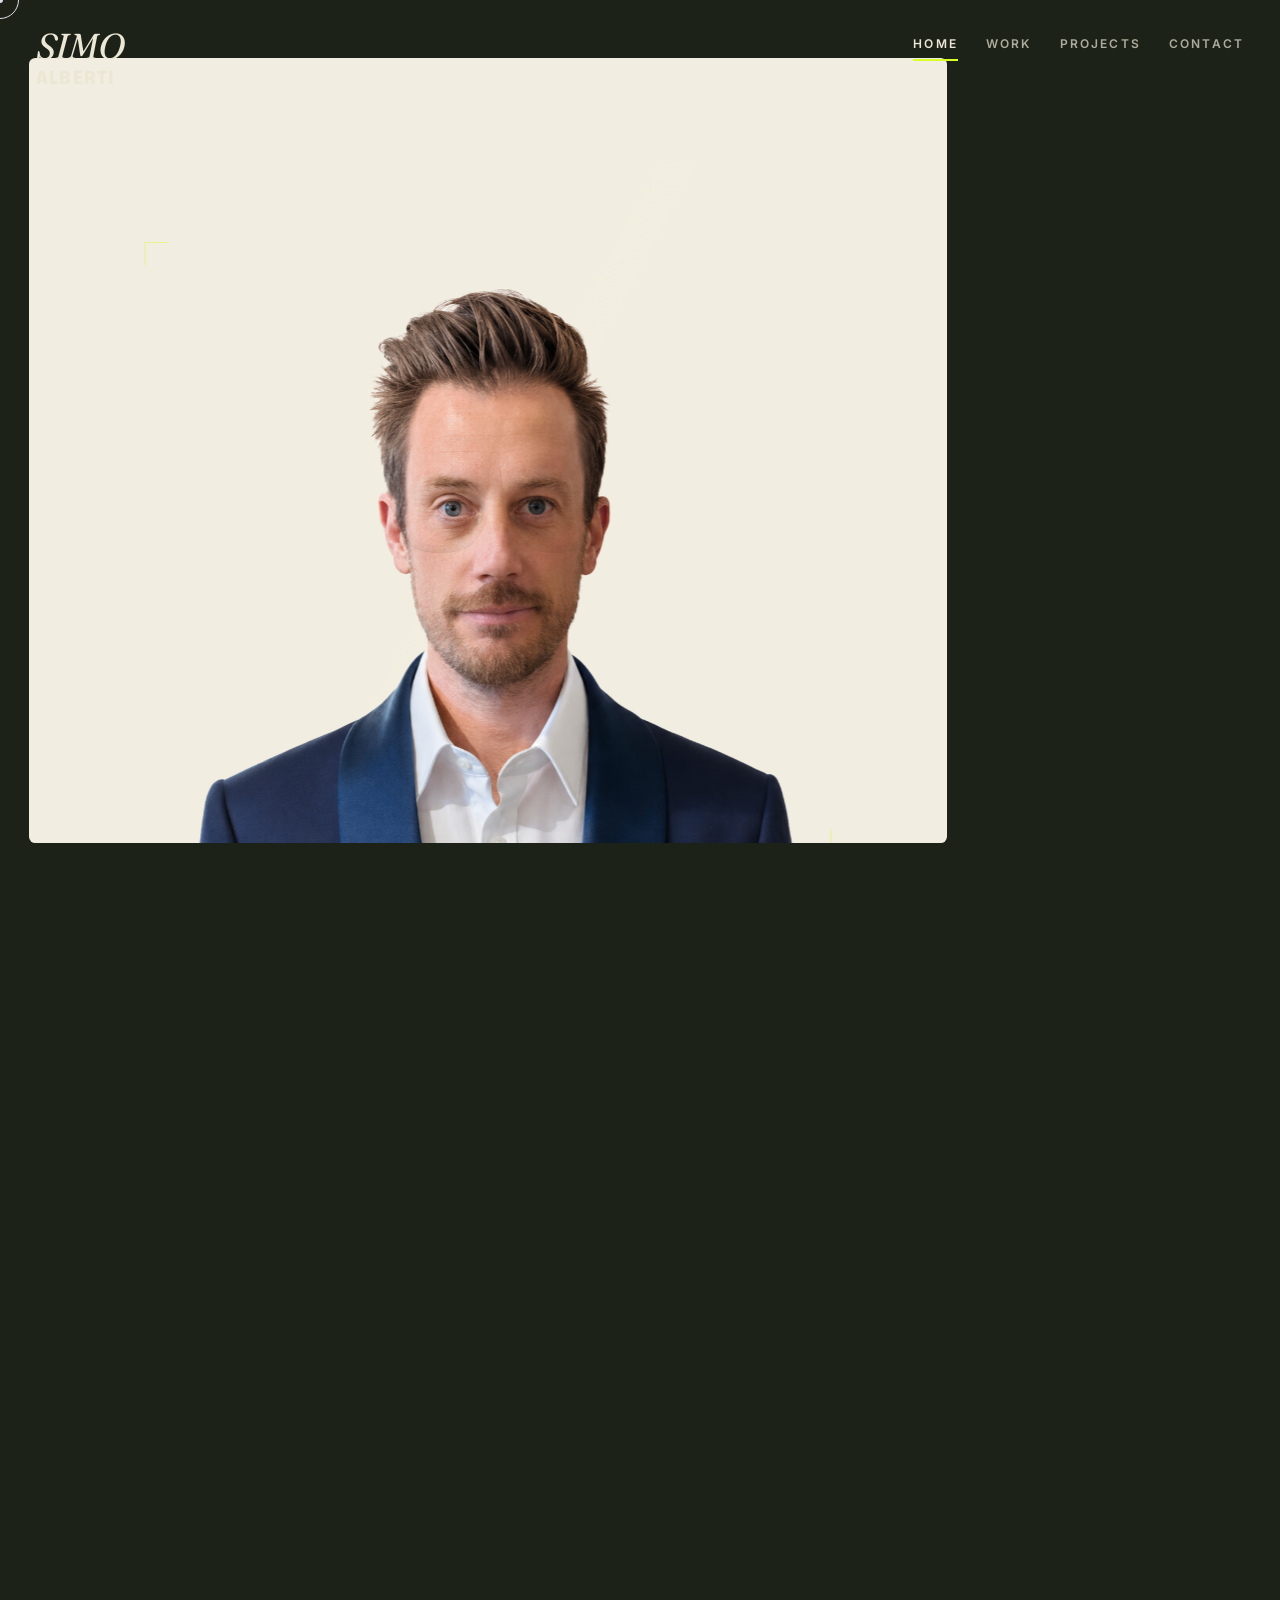
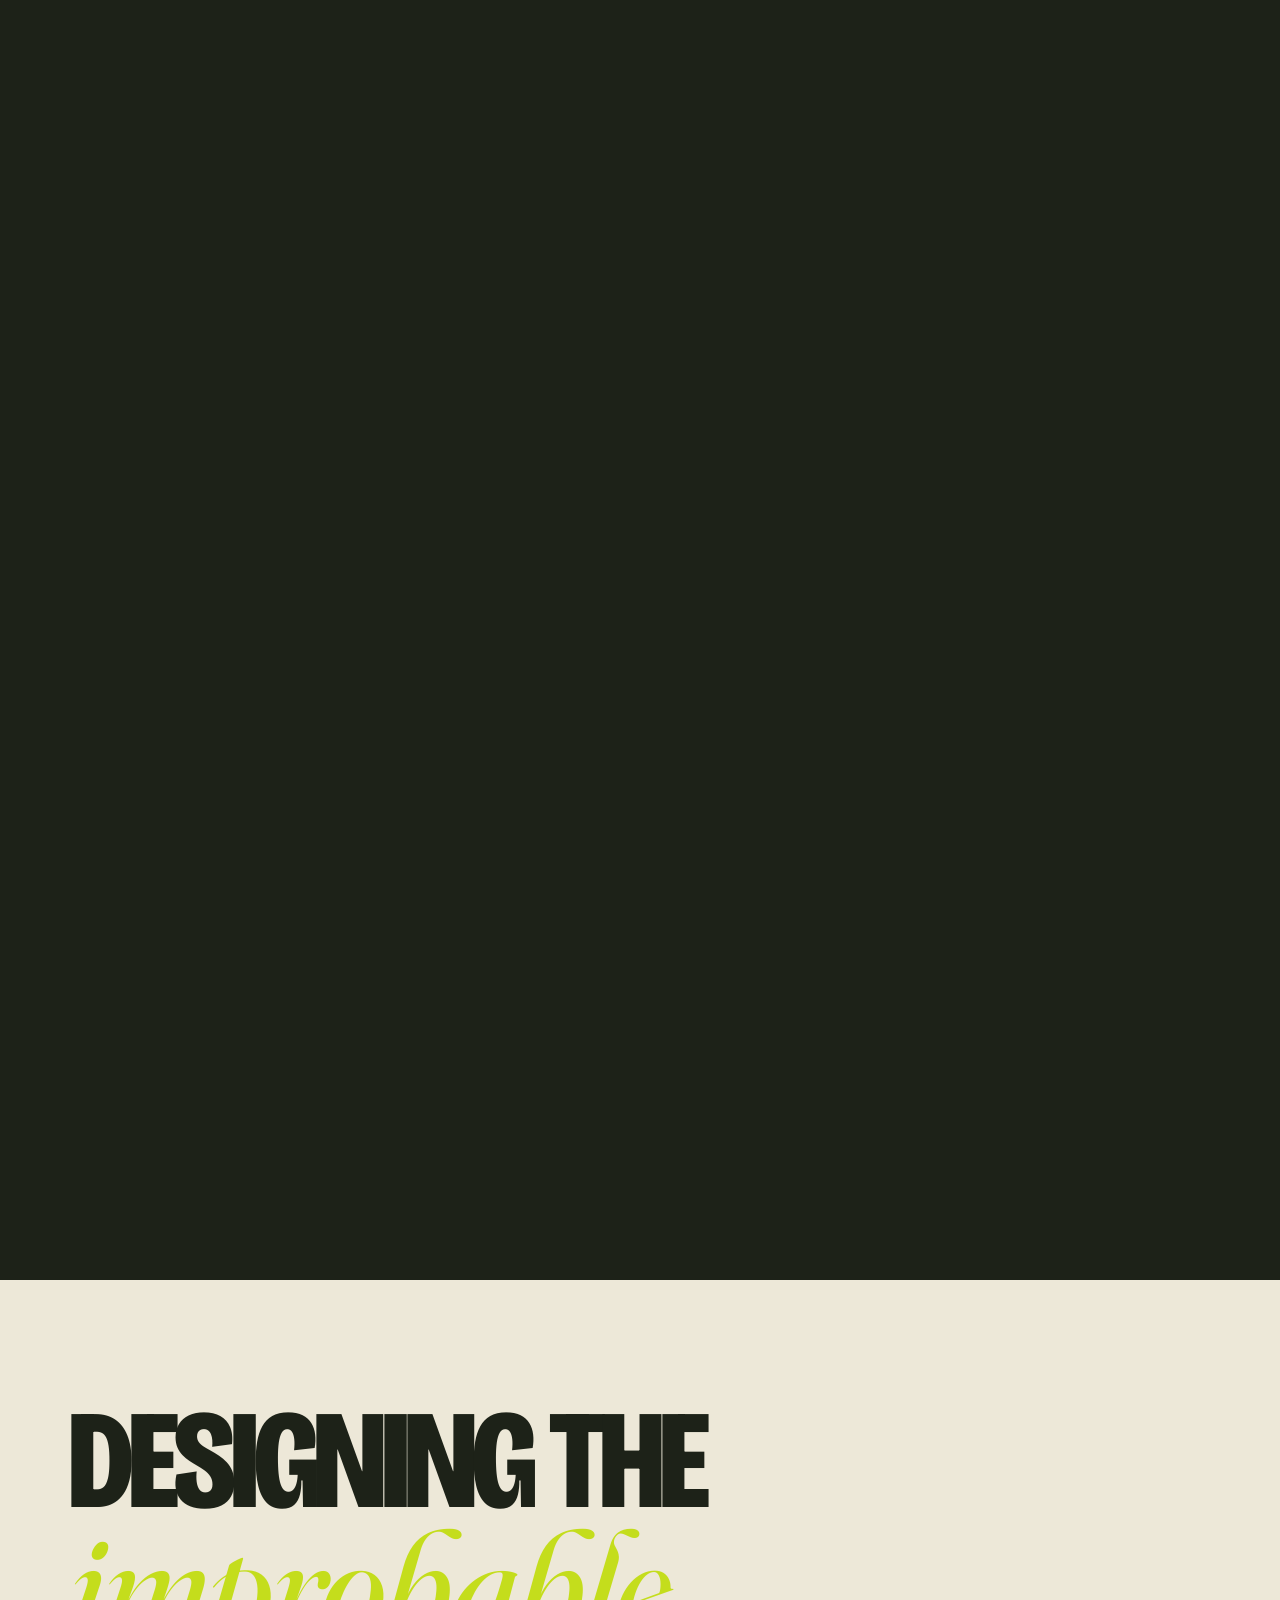
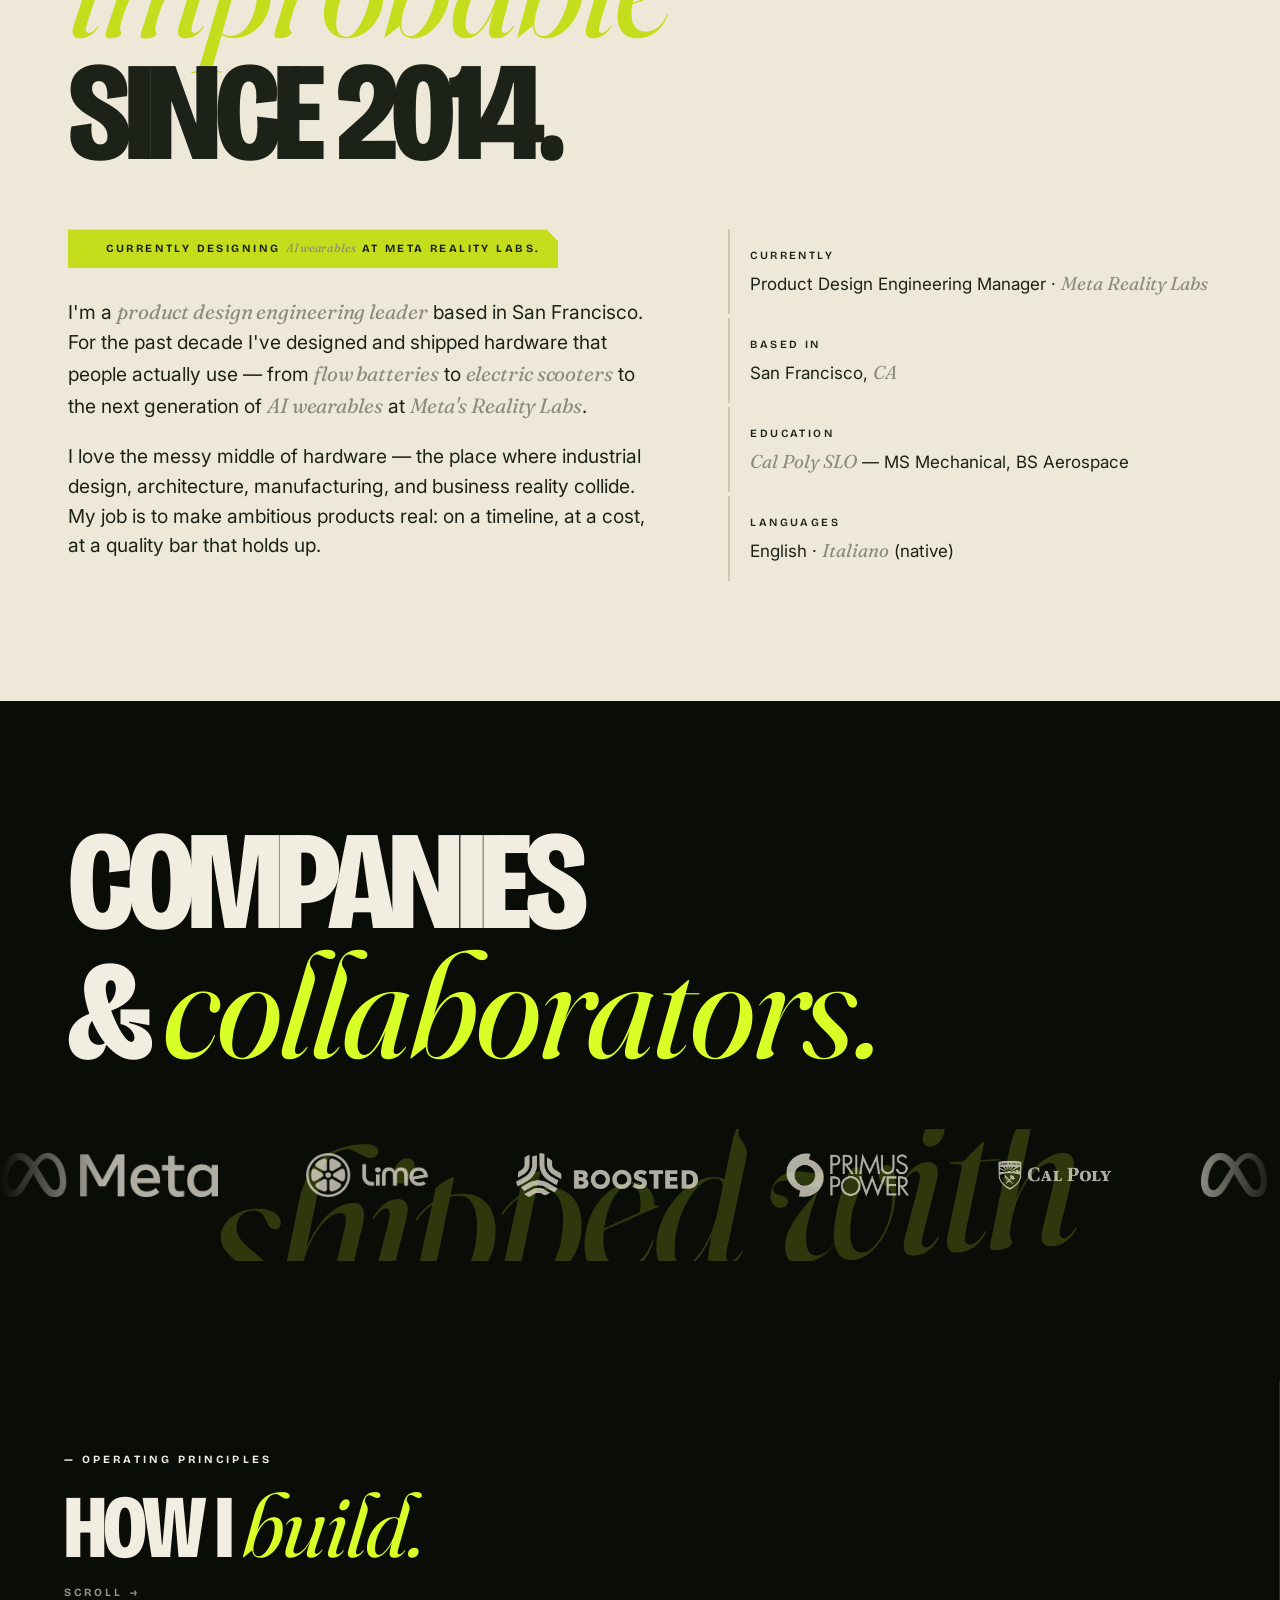
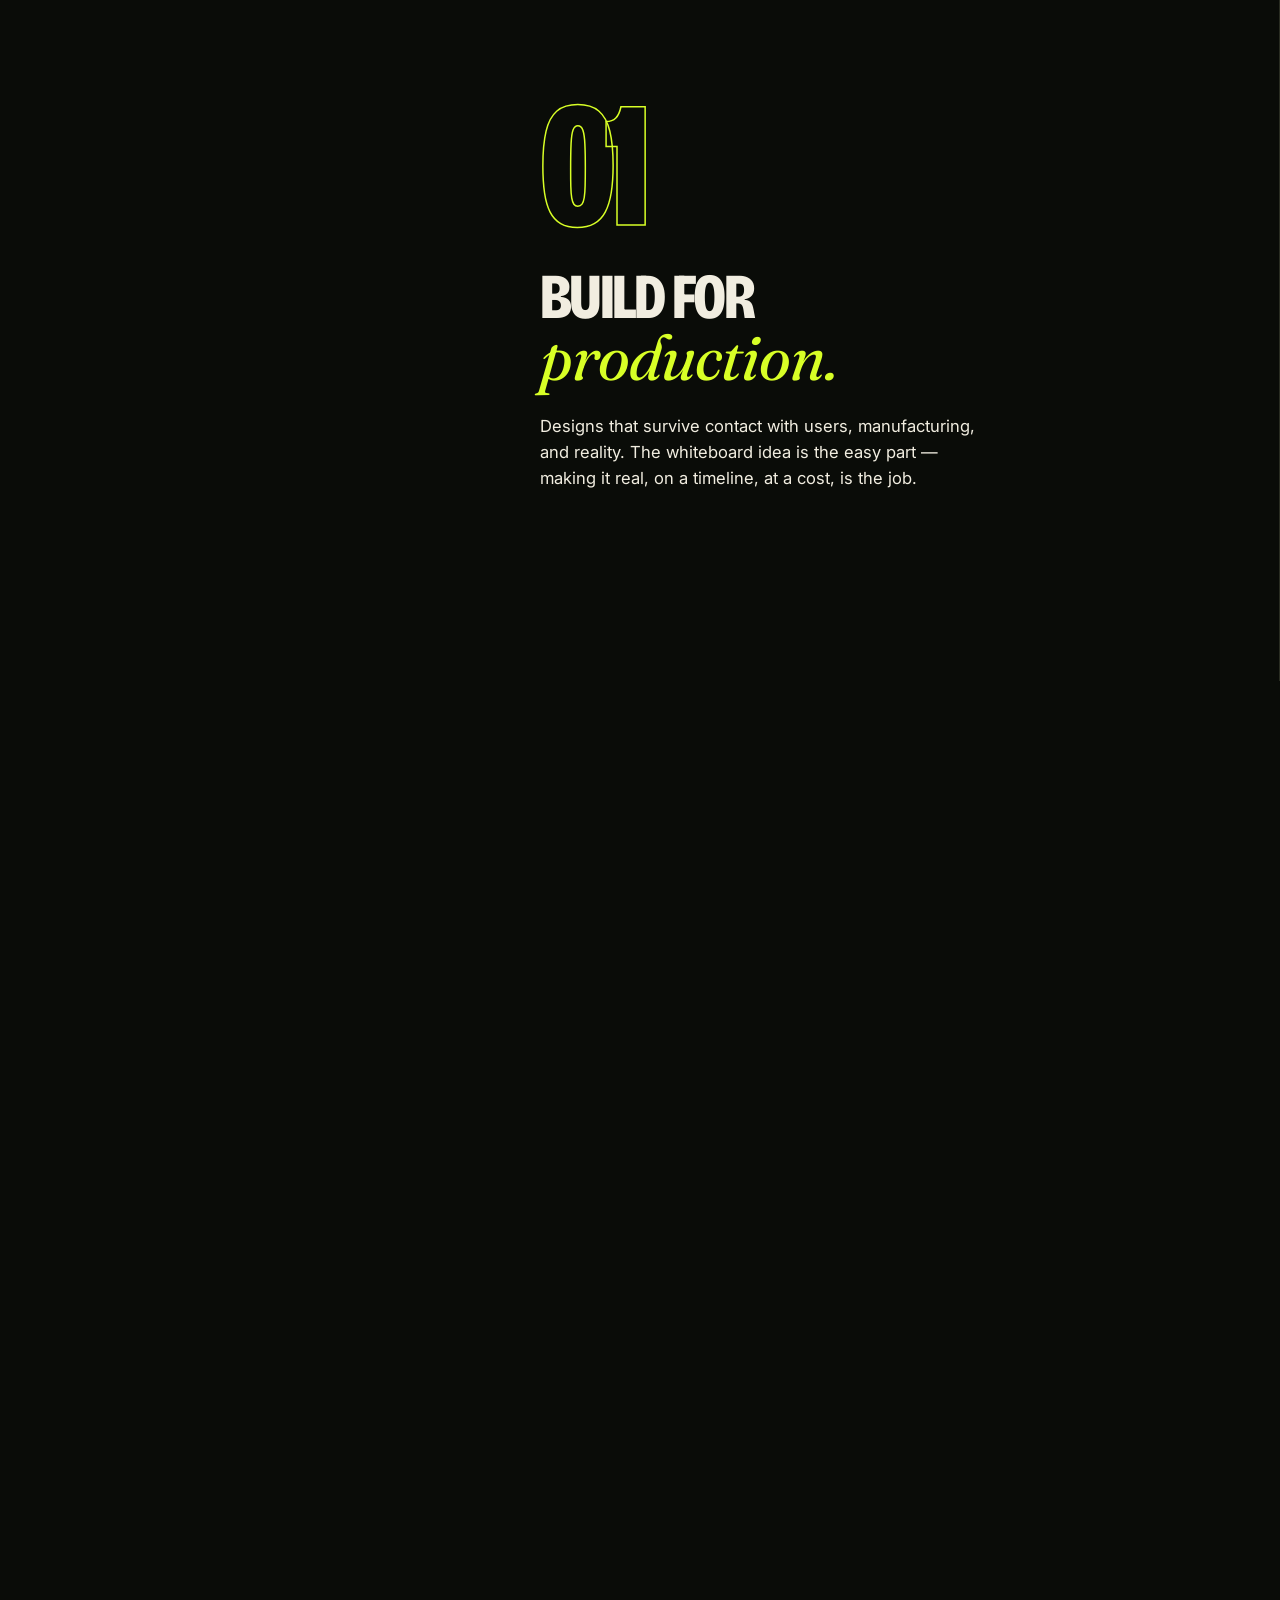
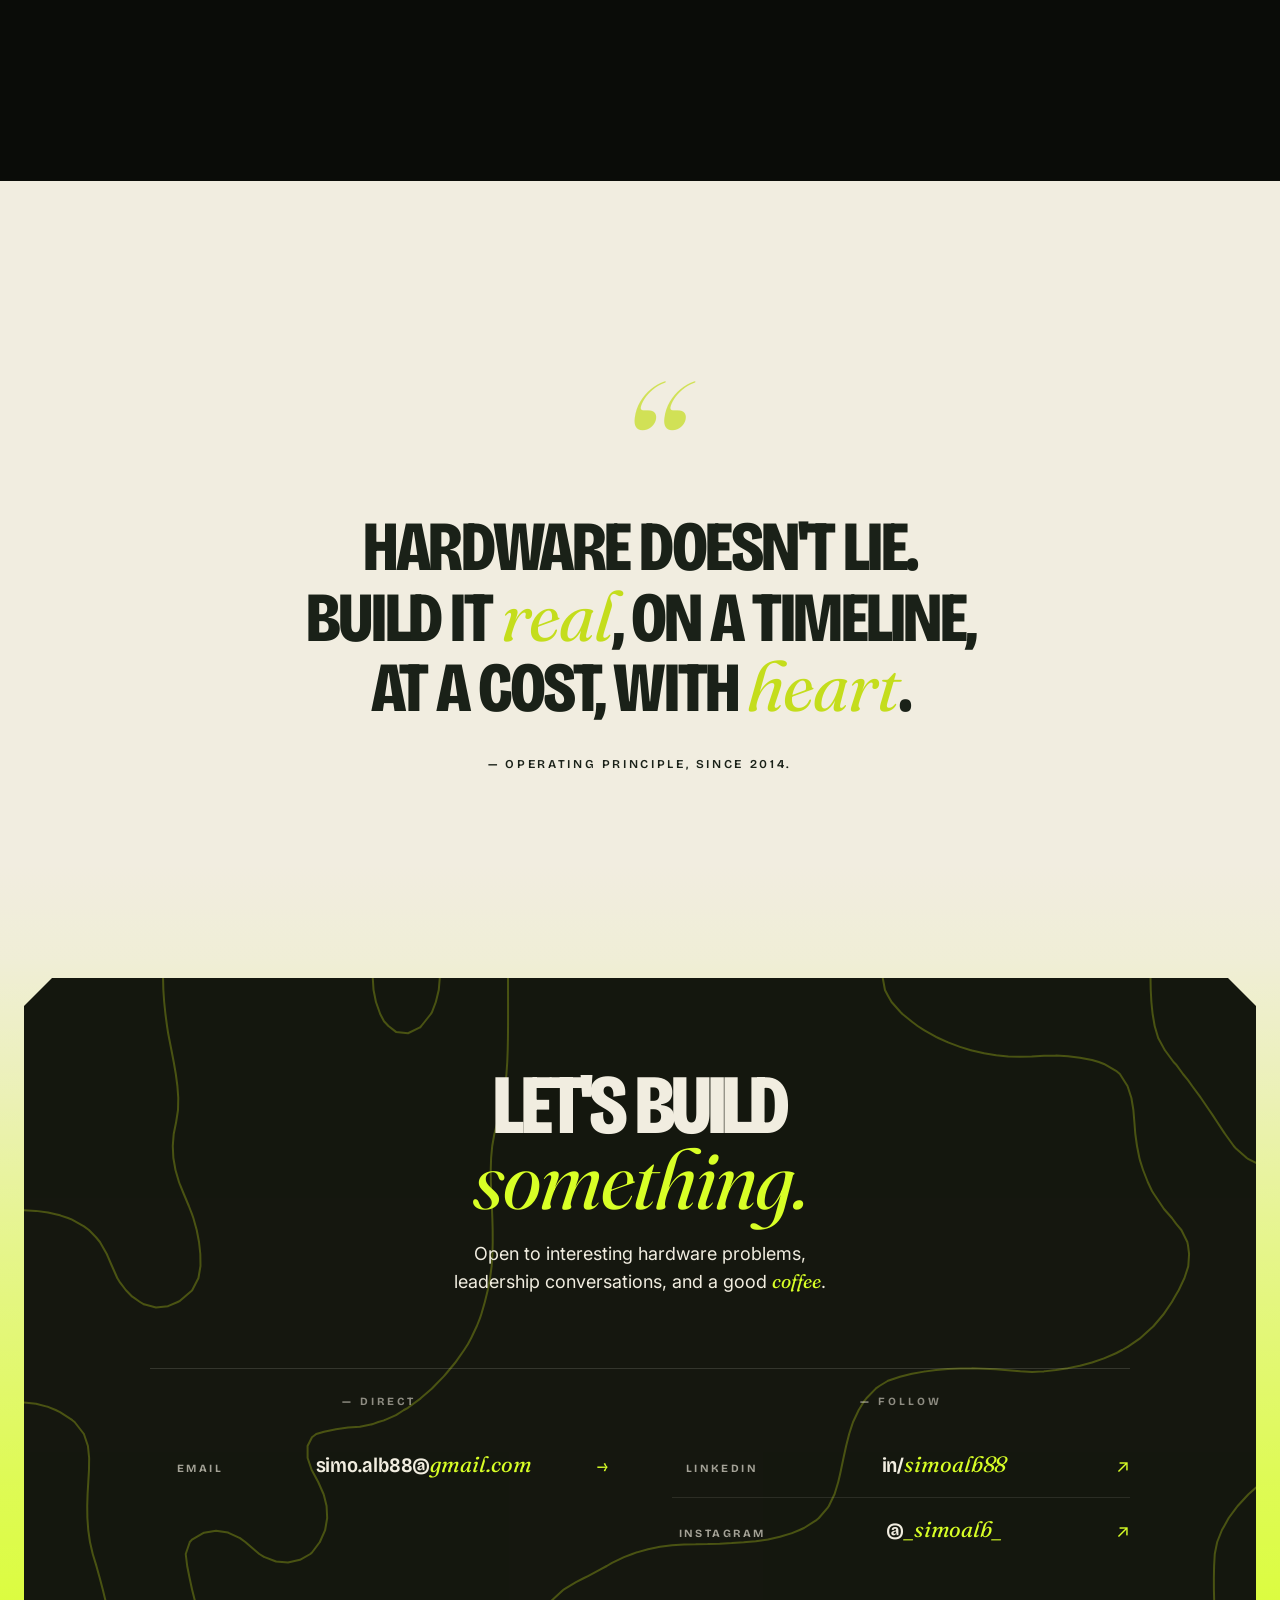
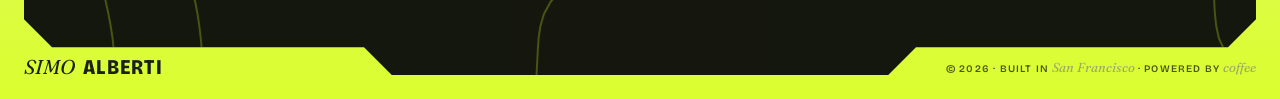
<file: index.html>
<!doctype html>
<html lang="en">
<head>
  <meta charset="utf-8" />
  <meta name="viewport" content="width=device-width, initial-scale=1, viewport-fit=cover" />
  <meta name="theme-color" content="#1d2218" />
  <link rel="icon" type="image/svg+xml" href="favicon.svg" />
  <title>Simo Alberti — Product Design Engineering Leader</title>
  <meta name="description" content="Ambitious Product Design Engineering leader fueled by optimism and a healthy disregard for the impossible." />
  <link rel="preconnect" href="https://fonts.googleapis.com">
  <link rel="preconnect" href="https://fonts.gstatic.com" crossorigin>
  <link href="https://fonts.googleapis.com/css2?family=Bricolage+Grotesque:opsz,wght@12..96,400;12..96,500;12..96,600;12..96,700;12..96,800&family=Fraunces:ital,opsz,wght,SOFT@0,9..144,300..900,0..100;1,9..144,300..900,0..100&family=Inter:wght@400;500;600;700;800&display=swap" rel="stylesheet">
  <link rel="stylesheet" href="css/style.css?v=130" />
  <style>
    /* Canvas-driven water topo for the Stage. Fills the .topo-bg div
       which lives inside .stage-scale and scales with the tile. */
    .stage .topo-bg canvas,
    #contact .topo-bg canvas {
      position: absolute;
      inset: 0;
      width: 100%;
      height: 100%;
      display: block;
      pointer-events: none;
    }
  </style>
</head>
<body id="top">
  <div class="loader" aria-hidden="true">
    <div class="loader-lockup">
      <div class="ll-1">
        <span class="ch">S</span><span class="ch">I</span><span class="ch">M</span><span class="ch">O</span>
      </div>
      <div class="ll-2">
        <span class="ch">A</span><span class="ch">L</span><span class="ch">B</span><span class="ch">E</span><span class="ch">R</span><span class="ch">T</span><span class="ch">I</span>
      </div>
    </div>
    <div class="loader-bar"></div>
  </div>

  <div class="grain" aria-hidden="true"></div>
  <div class="scroll-progress" aria-hidden="true"></div>
  <div class="cursor-ring" aria-hidden="true"></div>
  <div class="cursor-dot" aria-hidden="true"></div>

  <nav class="nav">
    <div class="container nav-inner">
      <a class="nav-brand" href="index.html">
        <span class="b-1">SIMO</span>
        <span class="b-2">Alberti</span>
      </a>
      <div class="nav-links">
        <a href="index.html" class="active">Home</a>
        <a href="work.html">Work</a>
        <a href="projects.html">Projects</a>
        <a href="#contact">Contact</a>
      </div>
    </div>
  </nav>

  <!-- STAGE: the whole scene scales down as one tile, anchored left -->
  <section class="stage" aria-label="Hero">
    <div class="stage-pin" id="stagePin">
      <!-- Everything inside .stage-scale is the "tile": cream bg, topo,
           portrait, wireframe. It scales as one unit. -->
      <div class="stage-scale" id="stageScale">
        <div class="stage-bg" aria-hidden="true"></div>

        <div class="topo-bg" aria-hidden="true">
          <canvas id="waterTopo"></canvas>
        </div>

        <div class="frame" id="frame">
          <div class="frame-inner">
            <img src="img/simo-portrait-v3.png" alt="Simo Alberti — portrait in navy tuxedo" />
          </div>
        </div>

        <div class="wf" aria-hidden="true">
          <div class="wf-glasses"></div>
        </div>
      </div>

      <!-- Subtle scroll affordance on the hero -->
      <div class="scroll-hint" aria-hidden="true">
        <span class="sh-line"></span>
        <span class="sh-label">Scroll</span>
      </div>

      <!-- Manifesto sits OUTSIDE the scaling tile, in the dark area to the right -->
      <div class="stage-text" id="stageText">
        <span class="w hl">AMBITIOUS</span> <span class="w">PRODUCT</span> <span class="w">DESIGN</span>
        <span class="w">ENGINEERING</span> <span class="w">LEADER,</span>
        <span class="w">FUELED</span> <span class="w">BY</span> <span class="w hl">OPTIMISM,</span>
        <span class="w">DRIVEN</span> <span class="w">BY</span> <span class="w hl">PASSION,</span>
        <span class="w">WITH</span> <span class="w">A</span> <span class="w">HEALTHY</span> <span class="w">DISREGARD</span>
        <span class="w">FOR</span> <span class="w">THE</span> <span class="w hl">IMPOSSIBLE.</span>
      </div>
    </div>
  </section>

  <!-- ABOUT — light section as a creative breather between Stage and the rest -->
  <section id="about" class="theme-light">
    <div class="container">
      <h3 class="big-headline reveal">
        <span class="hl-row">Designing the</span>
        <span class="hl-row"><em>improbable</em></span>
        <span class="hl-row">since 2014.</span>
      </h3>
      <div class="intro-grid">
        <div class="lead reveal">
          <p class="now-line">
            <span class="now-dot"></span>
            <span>Currently designing <em>AI wearables</em> at Meta Reality Labs.</span>
          </p>
          <p>
            I'm a <strong>product design engineering leader</strong> based in San Francisco.
            For the past decade I've designed and shipped hardware that people actually use —
            from <em>flow batteries</em> to <em>electric scooters</em> to the next generation
            of <em>AI wearables</em> at <em>Meta's Reality Labs</em>.
          </p>
          <p>
            I love the messy middle of hardware — the place where industrial design,
            architecture, manufacturing, and business reality collide. My job is to make
            ambitious products real: on a timeline, at a cost, at a quality bar that holds up.
          </p>
        </div>
        <div class="facts reveal">
          <div class="fact">
            <div class="k">Currently</div>
            <div class="v">Product Design Engineering Manager · <em>Meta Reality Labs</em></div>
          </div>
          <div class="fact">
            <div class="k">Based in</div>
            <div class="v">San Francisco, <em>CA</em></div>
          </div>
          <div class="fact">
            <div class="k">Education</div>
            <div class="v"><em>Cal Poly SLO</em> — MS Mechanical, BS Aerospace</div>
          </div>
          <div class="fact">
            <div class="k">Languages</div>
            <div class="v">English · <em>Italiano</em> (native)</div>
          </div>
        </div>
      </div>
    </div>
  </section>

  <!-- PARTNERS strip with decorative lime overlay word -->
  <section id="partners">
    <div class="container">
      <h3 class="big-headline reveal">
        <span class="hl-row">Companies</span>
        <span class="hl-row">&amp; <em>collaborators.</em></span>
      </h3>
      <div class="partners-strip reveal">
        <div class="partners-overlay" aria-hidden="true">shipped&nbsp;with</div>
        <!-- Infinite horizontal marquee — partners loop indefinitely.
             Content is duplicated so the translate by -50% loops seamlessly. -->
        <div class="partners-marquee">
          <div class="partners-track">
            <span class="partner partner--meta"    role="img" aria-label="Meta"></span>
            <span class="partner partner--lime"    role="img" aria-label="Lime"></span>
            <span class="partner partner--boosted" role="img" aria-label="Boosted"></span>
            <span class="partner partner--primus"  role="img" aria-label="Primus Power"></span>
            <span class="partner partner--calpoly" role="img" aria-label="Cal Poly"></span>
            <!-- duplicate for seamless loop -->
            <span class="partner partner--meta"    aria-hidden="true"></span>
            <span class="partner partner--lime"    aria-hidden="true"></span>
            <span class="partner partner--boosted" aria-hidden="true"></span>
            <span class="partner partner--primus"  aria-hidden="true"></span>
            <span class="partner partner--calpoly" aria-hidden="true"></span>
          </div>
        </div>
      </div>
    </div>
  </section>

  <!-- (Head-to-head Work/Play split removed — revisit later.) -->

  <!-- Horizontal scroll: operating principles.
       Pinned section that translates its inner track left as you scroll
       down. Breaks the vertical flow with a creative horizontal moment. -->
  <section class="hscroll" id="principles">
    <div class="hscroll-pin">
      <div class="hscroll-intro">
        <span class="hsi-tag">— Operating principles</span>
        <h3 class="hsi-title">How I <em>build.</em></h3>
        <p class="hsi-sub">Scroll →</p>
      </div>
      <div class="hscroll-track" id="hscrollTrack">
        <article class="hscroll-panel">
          <div class="hp-num">01</div>
          <h4 class="hp-title">Build for <em>production.</em></h4>
          <p class="hp-body">Designs that survive contact with users, manufacturing, and reality. The whiteboard idea is the easy part — making it real, on a timeline, at a cost, is the job.</p>
        </article>
        <article class="hscroll-panel">
          <div class="hp-num">02</div>
          <h4 class="hp-title">Cut, don't <em>compromise.</em></h4>
          <p class="hp-body">A smaller product that ships beats a bigger one that doesn't. The art is choosing what to drop without losing what makes it sing.</p>
        </article>
        <article class="hscroll-panel">
          <div class="hp-num">03</div>
          <h4 class="hp-title">Respect the <em>timeline.</em></h4>
          <p class="hp-body">Time is the constraint that makes a product real. A perfect design that misses the window is a beautiful idea — nothing more.</p>
        </article>
        <article class="hscroll-panel">
          <div class="hp-num">04</div>
          <h4 class="hp-title">Heart over <em>headcount.</em></h4>
          <p class="hp-body">A small obsessed team beats a big distracted one every time. Find the obsessed ones. Trust them. Get out of their way.</p>
        </article>
      </div>
    </div>
  </section>

  <!-- Closing manifesto — flips to LIGHT after the head-to-head for a clean break -->
  <section id="coda" class="coda theme-light">
    <div class="container">
      <div class="coda-quote reveal">
        <p class="coda-mark">“</p>
        <p class="coda-text">
          Hardware doesn't lie.<br/>
          Build it <em>real</em>, on a timeline,<br/>
          at a cost, with <em>heart</em>.
        </p>
        <p class="coda-attrib">— operating principle, since 2014.</p>
      </div>
    </div>
  </section>

  <!-- CONTACT — light section. The dark card sits on top of a lime
       gradient that fades up from the bottom of the section (visible
       around/behind the card's chamfered corners). The card itself
       has angular zig-zag corner cuts, with auxiliary status info
       tucked into the top-left + bottom-left corners. -->
  <section id="contact" class="theme-light">
    <div class="container">
      <div class="cc-card reveal">
        <!-- Water topo as the card's interior background -->
        <canvas id="contactTopo" class="cc-topo" aria-hidden="true"></canvas>

        <!-- Main content -->
        <div class="cc-content">
          <h2 class="cc-title">
            <span class="cc-l1">Let's build</span>
            <span class="cc-l2"><em>something.</em></span>
          </h2>

          <p class="cc-lead">
            Open to interesting hardware problems,<br/>
            leadership conversations, and a good <em>coffee</em>.
          </p>

          <div class="cc-grid">
            <div class="cc-col">
              <div class="cc-col-tag">— Direct</div>
              <a class="cc-link" href="mailto:simo.alb88@gmail.com">
                <span class="cc-link-k">Email</span>
                <span class="cc-link-v">simo.alb88@<em>gmail.com</em></span>
                <span class="cc-link-arr">→</span>
              </a>
            </div>
            <div class="cc-col">
              <div class="cc-col-tag">— Follow</div>
              <a class="cc-link" href="https://www.linkedin.com/in/simoalb88/" target="_blank" rel="noopener">
                <span class="cc-link-k">LinkedIn</span>
                <span class="cc-link-v">in/<em>simoalb88</em></span>
                <span class="cc-link-arr">↗</span>
              </a>
              <a class="cc-link" href="https://www.instagram.com/_simoalb_/" target="_blank" rel="noopener">
                <span class="cc-link-k">Instagram</span>
                <span class="cc-link-v">@<em>_simoalb_</em></span>
                <span class="cc-link-arr">↗</span>
              </a>
            </div>
          </div>
        </div>
      </div>

      <!-- Meta strip sitting OUTSIDE the card, in the slim cream border.
           The card's bottom edge has step-up notches above each side so
           these lines feel "tucked under" the card. -->
      <div class="cc-meta">
        <span class="cc-meta-mark">
          <span class="cm-1">SIMO</span><span class="cm-2">Alberti</span>
        </span>
        <span class="cc-meta-rights">© <span id="y"></span> · Built in <em>San Francisco</em> · Powered by <em>coffee</em></span>
      </div>
    </div>
  </section>

  <script>document.getElementById("y").textContent = new Date().getFullYear();</script>
  <script src="js/main.js?v=20"></script>

  <!-- ============================================================
       Stage water topo — canvas-rendered noise-field contours.
       Replaces the SVG #topo-a / #topo-b that buildTopo() previously
       drew (those calls now no-op since the elements are gone).
       Base layer only; no scan reveal, no cursor wake.
       ============================================================ -->
  <script>
  (() => {
    const cv = document.getElementById('waterTopo');
    if (!cv) return;
    const ctx = cv.getContext('2d');

    /* Offscreen used for the scan-reveal highlight pass: peak-width
       contours are rendered onto it, then alpha-masked with a smooth
       vertical gradient and composited onto the main canvas. */
    const offCv  = document.createElement('canvas');
    const offCtx = offCv.getContext('2d');

    /* Resize-track: the canvas lives inside .stage-scale which shrinks
       as you scroll. ResizeObserver keeps the backing buffer in sync. */
    let W = 0, H = 0, dpr = 1;
    function resize() {
      dpr = Math.min(window.devicePixelRatio || 1, 2);
      const rect = cv.parentElement.getBoundingClientRect();
      W = Math.max(1, Math.round(rect.width));
      H = Math.max(1, Math.round(rect.height));
      cv.style.width  = W + 'px';
      cv.style.height = H + 'px';
      cv.width  = W * dpr;
      cv.height = H * dpr;
      ctx.setTransform(dpr, 0, 0, dpr, 0, 0);
      offCv.width  = cv.width;
      offCv.height = cv.height;
      offCtx.setTransform(dpr, 0, 0, dpr, 0, 0);
    }
    new ResizeObserver(resize).observe(cv.parentElement);
    resize();

    /* --- Value noise --- */
    function hash3(x, y, z) {
      let h = x * 374761393 + y * 668265263 + z * 1274126177;
      h = (h ^ (h >> 13)) * 1274126177;
      h = (h ^ (h >> 16)) >>> 0;
      return (h / 4294967295) * 2 - 1;
    }
    function smooth(t) { return t * t * (3 - 2 * t); }
    function noise3(x, y, z) {
      const xi=Math.floor(x), yi=Math.floor(y), zi=Math.floor(z);
      const xf=x-xi, yf=y-yi, zf=z-zi;
      const u=smooth(xf), v=smooth(yf), w=smooth(zf);
      const n000=hash3(xi,yi,zi),       n100=hash3(xi+1,yi,zi);
      const n010=hash3(xi,yi+1,zi),     n110=hash3(xi+1,yi+1,zi);
      const n001=hash3(xi,yi,zi+1),     n101=hash3(xi+1,yi,zi+1);
      const n011=hash3(xi,yi+1,zi+1),   n111=hash3(xi+1,yi+1,zi+1);
      const x00=n000+u*(n100-n000), x10=n010+u*(n110-n010);
      const x01=n001+u*(n101-n001), x11=n011+u*(n111-n011);
      const y0=x00+v*(x10-x00),     y1=x01+v*(x11-x01);
      return y0 + w * (y1 - y0);
    }

    const FIELD_SCALE = 0.0035;       // feature size (smaller = wider waves)
    const FIELD_TIME  = 0.00009;      // evolution rate (smaller = slower)
    function waterField(x, y, t) {
      const a1 = noise3(x*FIELD_SCALE,       y*FIELD_SCALE,       t*FIELD_TIME);
      const a2 = noise3(x*FIELD_SCALE*2.3,   y*FIELD_SCALE*2.3,   t*FIELD_TIME*1.4) * 0.45;
      return ((a1 + a2) / 1.45) * 1.7;
    }

    /* --- Marching squares --- */
    const MS = [
      [],
      [[3,0]],[[0,1]],[[3,1]],
      [[1,2]],[[3,0],[1,2]],[[0,2]],[[3,2]],
      [[2,3]],[[2,0]],[[0,1],[2,3]],[[2,1]],
      [[1,3]],[[1,0]],[[0,3]],[]
    ];
    function lerp(a,b,t){ return a + (b-a)*t; }
    function edgePoint(e, gx, gy, v00, v10, v11, v01, thr, cellPx) {
      const x0 = gx*cellPx, y0 = gy*cellPx;
      const x1 = x0+cellPx,  y1 = y0+cellPx;
      let t;
      switch (e) {
        case 0: t=(thr-v00)/(v10-v00); return [lerp(x0,x1,t), y0];
        case 1: t=(thr-v10)/(v11-v10); return [x1, lerp(y0,y1,t)];
        case 2: t=(thr-v01)/(v11-v01); return [lerp(x0,x1,t), y1];
        case 3: t=(thr-v00)/(v01-v00); return [x0, lerp(y0,y1,t)];
      }
    }

    /* --- Render config --- */
    const CELL_PX          = 10;
    const THRESHOLDS       = [-0.9, -0.6, -0.3, 0.0, 0.3, 0.6, 0.9];
    const TOPO_COLOR       = '#c4dd1c';
    const LINE_WIDTH_BASE  = 1;          // resting line thickness
    const LINE_WIDTH_PEAK  = 2;          // line thickness inside the scan band (+1)
    const BASE_ALPHA       = 0.40;       // resting line alpha
    const PEAK_ALPHA_BOOST = 0.85;       // additive alpha at the scan leading edge

    /* === Scan sync ===
       Read the wireframe's `wfRadarScan` CSS animation directly via the
       Web Animations API so the topo scan-reveal and the wf radar mask
       are driven by the same clock (no drift possible). */
    const WF_MASK_TILE_VH   = 100;
    const WF_MASK_LEAD_FRAC = 0.99;
    const WF_MASK_TAIL_FRAC = 0.49;
    const WF_PERIOD_MS      = 2000;
    let wfEl = null, wfScanAnim = null;
    function getWFScanY() {
      if (!wfEl) wfEl = document.querySelector('.wf');
      if (!wfEl) return null;
      if (!wfScanAnim) {
        const anims = wfEl.getAnimations();
        wfScanAnim = anims.find(a => a.animationName === 'wfRadarScan') || null;
        if (!wfScanAnim) return null;
      }
      const t = wfScanAnim.currentTime;
      if (t == null) return null;
      const phase = ((t % WF_PERIOD_MS) + WF_PERIOD_MS) % WF_PERIOD_MS / WF_PERIOD_MS;
      const vh = window.innerHeight;
      const tileH  = (WF_MASK_TILE_VH / 100) * vh;
      const deltaPx = phase * tileH;
      const leadPx  = WF_MASK_LEAD_FRAC * tileH;
      return (deltaPx + leadPx) % tileH;   // canvas-local Y (wf & canvas share inset:0 in .stage-scale)
    }

    function draw(timeMs) {
      ctx.clearRect(0, 0, W, H);
      const cols = Math.ceil(W / CELL_PX) + 1;
      const rows = Math.ceil(H / CELL_PX) + 1;
      const field = new Float32Array((cols + 1) * (rows + 1));
      for (let j = 0; j <= rows; j++) {
        for (let i = 0; i <= cols; i++) {
          field[j*(cols+1)+i] = waterField(i*CELL_PX, j*CELL_PX, timeMs);
        }
      }

      /* Build one Path2D per threshold (marching squares once, re-stroke
         twice: thin base pass + thick scan-reveal pass). */
      const paths = [];
      for (let ti = 0; ti < THRESHOLDS.length; ti++) {
        const thr = THRESHOLDS[ti];
        const path = new Path2D();
        for (let j = 0; j < rows; j++) {
          for (let i = 0; i < cols; i++) {
            const v00 = field[j*(cols+1)+i];
            const v10 = field[j*(cols+1)+i+1];
            const v11 = field[(j+1)*(cols+1)+i+1];
            const v01 = field[(j+1)*(cols+1)+i];
            let key = 0;
            if (v00 > thr) key |= 1;
            if (v10 > thr) key |= 2;
            if (v11 > thr) key |= 4;
            if (v01 > thr) key |= 8;
            const segs = MS[key];
            for (let s = 0; s < segs.length; s++) {
              const [a, b] = segs[s];
              const [ax, ay] = edgePoint(a, i, j, v00, v10, v11, v01, thr, CELL_PX);
              const [bx, by] = edgePoint(b, i, j, v00, v10, v11, v01, thr, CELL_PX);
              path.moveTo(ax, ay);
              path.lineTo(bx, by);
            }
          }
        }
        paths.push(path);
      }

      ctx.strokeStyle = TOPO_COLOR;
      ctx.lineCap = 'round';
      ctx.lineJoin = 'round';

      /* --- Pass 1: base thin pass everywhere --- */
      ctx.lineWidth   = LINE_WIDTH_BASE;
      ctx.globalAlpha = BASE_ALPHA;
      for (const p of paths) ctx.stroke(p);

      /* --- Pass 2: scan-reveal — peak-width strokes alpha-masked with a
         smooth vertical gradient at the wf scan position. Continuous
         gradient = no banding. --- */
      const scanY = getWFScanY();
      if (scanY == null) return;
      const tailPx = WF_MASK_TAIL_FRAC * (WF_MASK_TILE_VH / 100) * window.innerHeight;
      const tailTopY = scanY - tailPx;
      if (scanY < 0 || tailTopY > H) return;

      offCtx.clearRect(0, 0, W, H);
      offCtx.globalCompositeOperation = 'source-over';
      offCtx.strokeStyle = TOPO_COLOR;
      offCtx.lineCap = 'round';
      offCtx.lineJoin = 'round';
      offCtx.lineWidth = LINE_WIDTH_PEAK;
      offCtx.globalAlpha = 1;
      for (const p of paths) offCtx.stroke(p);

      offCtx.globalCompositeOperation = 'destination-in';
      const grad = offCtx.createLinearGradient(0, 0, 0, H);
      const t1 = Math.max(0, Math.min(1, tailTopY / H));
      const t2 = Math.max(0, Math.min(1, scanY / H));
      const t3 = Math.min(1, t2 + 0.002);
      grad.addColorStop(0, 'rgba(0,0,0,0)');
      if (t1 > 0) grad.addColorStop(t1, 'rgba(0,0,0,0)');
      grad.addColorStop(t2, `rgba(0,0,0,${PEAK_ALPHA_BOOST})`);
      if (t3 < 1) {
        grad.addColorStop(t3, 'rgba(0,0,0,0)');
        grad.addColorStop(1, 'rgba(0,0,0,0)');
      }
      offCtx.fillStyle = grad;
      offCtx.fillRect(0, 0, W, H);

      offCtx.globalCompositeOperation = 'source-over';
      ctx.globalAlpha = 1;
      ctx.drawImage(offCv, 0, 0, W, H);
    }

    (function loop(t) { draw(t); requestAnimationFrame(loop); })(0);
  })();
  </script>

  <!-- ============================================================
       Contact water topo — same noise-field contours as the Stage
       but base layer ONLY (no scan reveal — the scan effect only
       reads as intentional on the dark Stage). Light theme, mellow
       lime lines, slightly higher alpha to compensate for the
       parent .topo-bg's 0.35 opacity.
       ============================================================ -->
  <script>
  (() => {
    const cv = document.getElementById('contactTopo');
    if (!cv) return;
    const ctx = cv.getContext('2d');

    let W = 0, H = 0, dpr = 1;
    function resize() {
      dpr = Math.min(window.devicePixelRatio || 1, 2);
      const rect = cv.parentElement.getBoundingClientRect();
      W = Math.max(1, Math.round(rect.width));
      H = Math.max(1, Math.round(rect.height));
      cv.style.width  = W + 'px';
      cv.style.height = H + 'px';
      cv.width  = W * dpr;
      cv.height = H * dpr;
      ctx.setTransform(dpr, 0, 0, dpr, 0, 0);
    }
    new ResizeObserver(resize).observe(cv.parentElement);
    resize();

    /* Value noise (same hash + smoothstep as the Stage topo). */
    function hash3(x, y, z) {
      let h = x * 374761393 + y * 668265263 + z * 1274126177;
      h = (h ^ (h >> 13)) * 1274126177;
      h = (h ^ (h >> 16)) >>> 0;
      return (h / 4294967295) * 2 - 1;
    }
    function smooth(t) { return t * t * (3 - 2 * t); }
    function noise3(x, y, z) {
      const xi=Math.floor(x), yi=Math.floor(y), zi=Math.floor(z);
      const xf=x-xi, yf=y-yi, zf=z-zi;
      const u=smooth(xf), v=smooth(yf), w=smooth(zf);
      const n000=hash3(xi,yi,zi),       n100=hash3(xi+1,yi,zi);
      const n010=hash3(xi,yi+1,zi),     n110=hash3(xi+1,yi+1,zi);
      const n001=hash3(xi,yi,zi+1),     n101=hash3(xi+1,yi,zi+1);
      const n011=hash3(xi,yi+1,zi+1),   n111=hash3(xi+1,yi+1,zi+1);
      const x00=n000+u*(n100-n000), x10=n010+u*(n110-n010);
      const x01=n001+u*(n101-n001), x11=n011+u*(n111-n011);
      const y0=x00+v*(x10-x00),     y1=x01+v*(x11-x01);
      return y0 + w * (y1 - y0);
    }

    const FIELD_SCALE = 0.0030;       // slightly wider features (the contact
                                      // section is wider than the Stage tile)
    const FIELD_TIME  = 0.00007;      // a touch slower — quiet background
    function waterField(x, y, t) {
      const a1 = noise3(x*FIELD_SCALE,       y*FIELD_SCALE,       t*FIELD_TIME);
      const a2 = noise3(x*FIELD_SCALE*2.3,   y*FIELD_SCALE*2.3,   t*FIELD_TIME*1.4) * 0.45;
      return ((a1 + a2) / 1.45) * 1.7;
    }

    const MS = [
      [],
      [[3,0]],[[0,1]],[[3,1]],
      [[1,2]],[[3,0],[1,2]],[[0,2]],[[3,2]],
      [[2,3]],[[2,0]],[[0,1],[2,3]],[[2,1]],
      [[1,3]],[[1,0]],[[0,3]],[]
    ];
    function lerp(a,b,t){ return a + (b-a)*t; }
    function edgePoint(e, gx, gy, v00, v10, v11, v01, thr, cellPx) {
      const x0 = gx*cellPx, y0 = gy*cellPx;
      const x1 = x0+cellPx,  y1 = y0+cellPx;
      let t;
      switch (e) {
        case 0: t=(thr-v00)/(v10-v00); return [lerp(x0,x1,t), y0];
        case 1: t=(thr-v10)/(v11-v10); return [x1, lerp(y0,y1,t)];
        case 2: t=(thr-v01)/(v11-v01); return [lerp(x0,x1,t), y1];
        case 3: t=(thr-v00)/(v01-v00); return [x0, lerp(y0,y1,t)];
      }
    }

    const CELL_PX    = 12;            // slightly coarser than Stage (10) —
                                      // background context, less detail needed
    const THRESHOLDS = [-0.9, -0.6, -0.3, 0.0, 0.3, 0.6, 0.9];
    const TOPO_COLOR = '#c4dd1c';
    /* Higher contrast — matches the look the Stage topo has DURING the scan
       reveal pass (LINE_WIDTH_PEAK + boosted alpha). The contact topo has
       no scan animation, so we bake that level of contrast into the base. */
    const LINE_WIDTH = 2;
    const ALPHA      = 1.0;

    function draw(timeMs) {
      ctx.clearRect(0, 0, W, H);
      const cols = Math.ceil(W / CELL_PX) + 1;
      const rows = Math.ceil(H / CELL_PX) + 1;
      const field = new Float32Array((cols + 1) * (rows + 1));
      for (let j = 0; j <= rows; j++) {
        for (let i = 0; i <= cols; i++) {
          field[j*(cols+1)+i] = waterField(i*CELL_PX, j*CELL_PX, timeMs);
        }
      }
      ctx.strokeStyle = TOPO_COLOR;
      ctx.lineCap     = 'round';
      ctx.lineJoin    = 'round';
      ctx.lineWidth   = LINE_WIDTH;
      ctx.globalAlpha = ALPHA;
      for (let ti = 0; ti < THRESHOLDS.length; ti++) {
        const thr = THRESHOLDS[ti];
        ctx.beginPath();
        for (let j = 0; j < rows; j++) {
          for (let i = 0; i < cols; i++) {
            const v00 = field[j*(cols+1)+i];
            const v10 = field[j*(cols+1)+i+1];
            const v11 = field[(j+1)*(cols+1)+i+1];
            const v01 = field[(j+1)*(cols+1)+i];
            let key = 0;
            if (v00 > thr) key |= 1;
            if (v10 > thr) key |= 2;
            if (v11 > thr) key |= 4;
            if (v01 > thr) key |= 8;
            const segs = MS[key];
            for (let s = 0; s < segs.length; s++) {
              const [a, b] = segs[s];
              const [ax, ay] = edgePoint(a, i, j, v00, v10, v11, v01, thr, CELL_PX);
              const [bx, by] = edgePoint(b, i, j, v00, v10, v11, v01, thr, CELL_PX);
              ctx.moveTo(ax, ay);
              ctx.lineTo(bx, by);
            }
          }
        }
        ctx.stroke();
      }
    }
    (function loop(t) { draw(t); requestAnimationFrame(loop); })(0);
  })();
  </script>
</body>
</html>
</file>
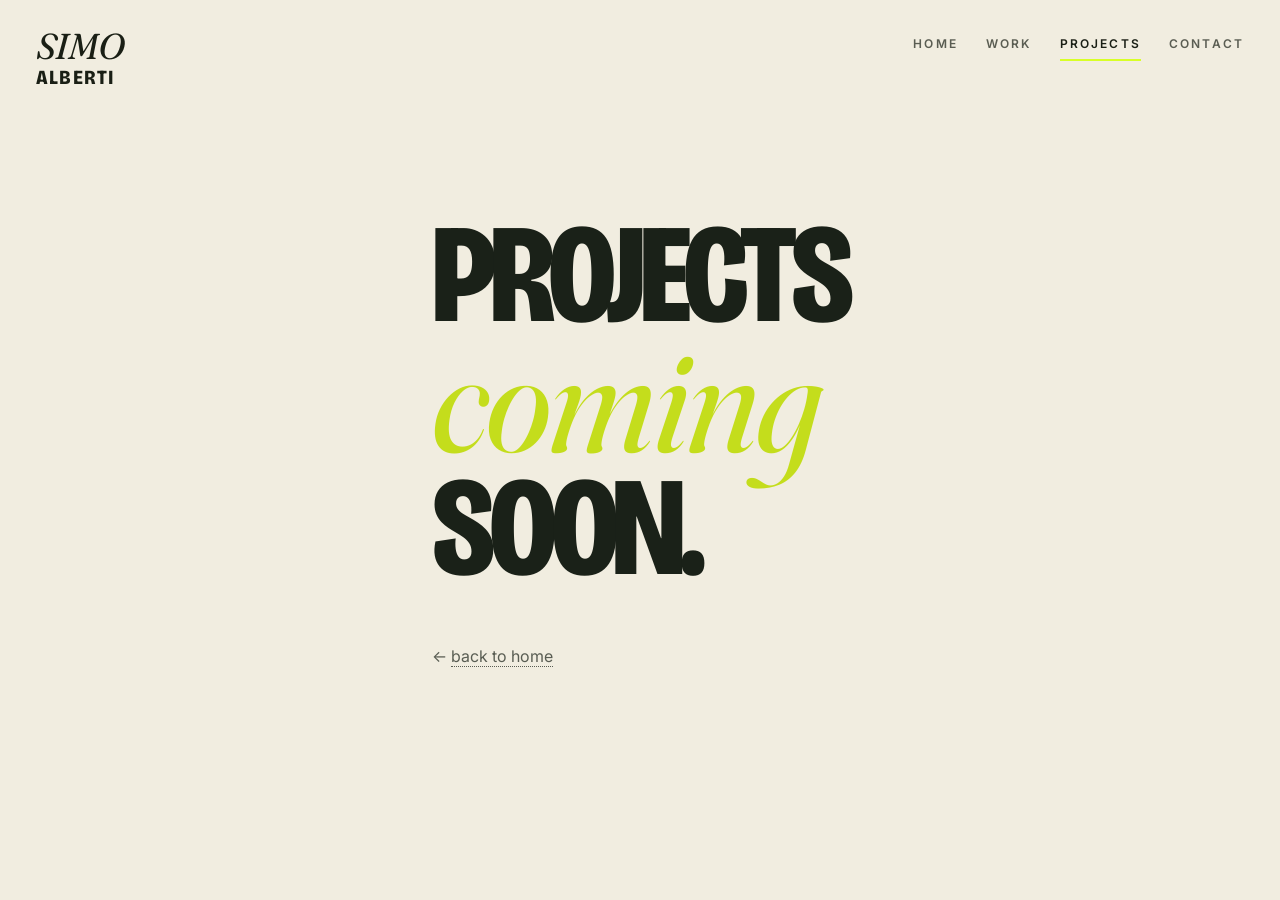
<file: projects.html>
<!doctype html>
<html lang="en">
<head>
  <meta charset="utf-8" />
  <meta name="viewport" content="width=device-width, initial-scale=1, viewport-fit=cover" />
  <meta name="theme-color" content="#f1ede0" />
  <link rel="icon" type="image/svg+xml" href="favicon.svg" />
  <title>Projects — Simo Alberti</title>
  <meta name="description" content="Simo Alberti — Projects. Page coming soon." />
  <link rel="preconnect" href="https://fonts.googleapis.com">
  <link rel="preconnect" href="https://fonts.gstatic.com" crossorigin>
  <link href="https://fonts.googleapis.com/css2?family=Bricolage+Grotesque:opsz,wght@12..96,400;12..96,500;12..96,600;12..96,700;12..96,800&family=Fraunces:ital,opsz,wght,SOFT@0,9..144,300..900,0..100;1,9..144,300..900,0..100&family=Inter:wght@400;500;600;700;800&display=swap" rel="stylesheet">
  <link rel="stylesheet" href="css/style.css?v=123" />
  <style>
    /* Stub pages don't ship the custom cursor JS, so restore the
       native cursor (the main stylesheet hides it via cursor:none). */
    body, a, button { cursor: auto !important; }
    a, button { cursor: pointer !important; }
  </style>
</head>
<body id="top">
  <div class="grain" aria-hidden="true"></div>

  <nav class="nav">
    <div class="container nav-inner">
      <a class="nav-brand" href="index.html">
        <span class="b-1">SIMO</span>
        <span class="b-2">Alberti</span>
      </a>
      <div class="nav-links">
        <a href="index.html">Home</a>
        <a href="work.html">Work</a>
        <a href="projects.html" class="active">Projects</a>
        <a href="index.html#contact">Contact</a>
      </div>
    </div>
  </nav>

  <section class="theme-light" style="min-height: 100vh; display: flex; align-items: center;">
    <div class="container">
      <h3 class="big-headline reveal in">
        <span class="hl-row">Projects</span>
        <span class="hl-row"><em>coming</em></span>
        <span class="hl-row">soon.</span>
      </h3>
      <p style="margin-top: 32px; font-family: var(--font-sans); color: var(--fg); opacity: 0.7;">
        ← <a href="index.html" style="color: inherit; border-bottom: 1px dotted currentColor; text-decoration: none;">back to home</a>
      </p>
    </div>
  </section>
</body>
</html>
</file>
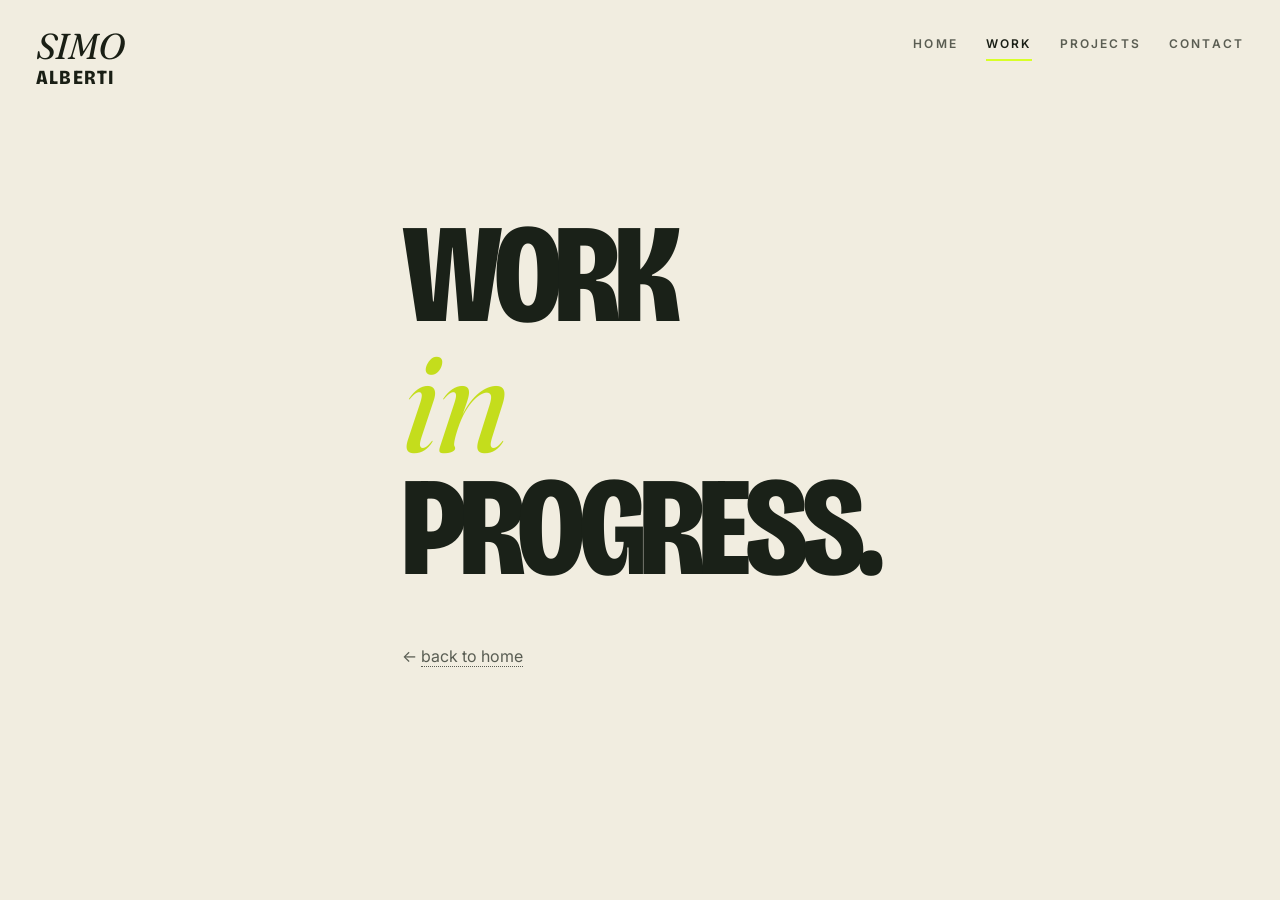
<file: work.html>
<!doctype html>
<html lang="en">
<head>
  <meta charset="utf-8" />
  <meta name="viewport" content="width=device-width, initial-scale=1, viewport-fit=cover" />
  <meta name="theme-color" content="#f1ede0" />
  <link rel="icon" type="image/svg+xml" href="favicon.svg" />
  <title>Work — Simo Alberti</title>
  <meta name="description" content="Simo Alberti — Work. Page coming soon." />
  <link rel="preconnect" href="https://fonts.googleapis.com">
  <link rel="preconnect" href="https://fonts.gstatic.com" crossorigin>
  <link href="https://fonts.googleapis.com/css2?family=Bricolage+Grotesque:opsz,wght@12..96,400;12..96,500;12..96,600;12..96,700;12..96,800&family=Fraunces:ital,opsz,wght,SOFT@0,9..144,300..900,0..100;1,9..144,300..900,0..100&family=Inter:wght@400;500;600;700;800&display=swap" rel="stylesheet">
  <link rel="stylesheet" href="css/style.css?v=123" />
  <style>
    /* Stub pages don't ship the custom cursor JS, so restore the
       native cursor (the main stylesheet hides it via cursor:none). */
    body, a, button { cursor: auto !important; }
    a, button { cursor: pointer !important; }
  </style>
</head>
<body id="top">
  <div class="grain" aria-hidden="true"></div>

  <nav class="nav">
    <div class="container nav-inner">
      <a class="nav-brand" href="index.html">
        <span class="b-1">SIMO</span>
        <span class="b-2">Alberti</span>
      </a>
      <div class="nav-links">
        <a href="index.html">Home</a>
        <a href="work.html" class="active">Work</a>
        <a href="projects.html">Projects</a>
        <a href="index.html#contact">Contact</a>
      </div>
    </div>
  </nav>

  <section class="theme-light" style="min-height: 100vh; display: flex; align-items: center;">
    <div class="container">
      <h3 class="big-headline reveal in">
        <span class="hl-row">Work</span>
        <span class="hl-row"><em>in</em></span>
        <span class="hl-row">progress.</span>
      </h3>
      <p style="margin-top: 32px; font-family: var(--font-sans); color: var(--fg); opacity: 0.7;">
        ← <a href="index.html" style="color: inherit; border-bottom: 1px dotted currentColor; text-decoration: none;">back to home</a>
      </p>
    </div>
  </section>
</body>
</html>
</file>
<file: css/style.css>
:root {
  /* PUNCHY palette (Lando-leaning) used everywhere EXCEPT Stage + About,
     which keep the warmer originals via section-scoped overrides below. */
  --bg-dark: #0a0c08;        /* near-pure black with a hint of green */
  --bg-light: #f1ede0;       /* cleaner off-white, less beige */
  --bg: var(--bg-dark);
  --bg-elev: #15170f;        /* card fill on dark — slightly elevated */
  --fg: #f1ede0;
  --muted: #8c8b7a;
  --line: #2a2d22;
  --accent: #d8ff26;         /* one punchy lime — big decorative type only */
  --accent-2: #b4d619;
  --accent-soft: rgba(216, 255, 38, 0.12);
  /* Body italic accents (small text in paragraphs) — on dark theme,
     same as the punchy accent. On light, overridden to a muted warm
     gray for readability (matches the Lando OFF TRACK body style). */
  --accent-body: var(--accent);
  /* Warm originals available to opt-in for Stage + About */
  --bg-dark-warm: #1d2218;
  --bg-light-warm: #ede8d8;
  --maxw: 1200px;
  --radius: 18px;
  --font-sans: "Inter", -apple-system, BlinkMacSystemFont, "Segoe UI", Helvetica, Arial, sans-serif;
  --font-display: "Bricolage Grotesque", "Inter", sans-serif;
  /* Fraunces — variable serif with strong display contrast and a dramatic italic */
  --font-serif: "Fraunces", "Times New Roman", serif;
}

/* light section override — uses the SAME punchy lime (consistent
   accent across the whole site). Body text is the dark color so accent
   is mostly for highlights/borders/decoration, not body copy. */
.theme-light {
  --bg: var(--bg-light);
  --bg-elev: #e6e1ce;
  /* TEXT on light: dark with an olive-green undertone (matches the warm
     palette family, reads less stark than pure near-black). Lando-style. */
  --fg: #1a2118;
  --muted: #5a5d4c;
  --line: #d3ceb7;
  /* On light backgrounds, lean to a slightly darker/more saturated
     lime — reads better on cream than the punchy #d8ff26, but kept
     yellowy enough to feel like the same family of lime. */
  --accent: #c4dd1c;
  --accent-soft: rgba(196, 221, 28, 0.18);
  /* Body em on light = cooler neutral gray with a slight green undertone
     (was a warm taupe #757062 — too brown). Less warm reads cleaner on
     the cream paper, matches Lando's body-em treatment. */
  --accent-body: #8a8c7e;
}
/* Stage + About preserve their warmer original palette */
.stage,
.stage::before,
#about {
  --bg-dark: var(--bg-dark-warm);
}
#about {
  --bg-light: var(--bg-light-warm);
  --bg-elev: #e3ddc7;
  --fg: #1d2218;
  --muted: #5d6253;
  --line: #cec7ad;
}

/* ====== Loader ====== */
.loader {
  position: fixed; inset: 0; z-index: 10000;
  background: var(--bg-dark);
  display: flex; align-items: center; justify-content: center;
  overflow: hidden;
  transition: transform 0.8s cubic-bezier(0.85, 0, 0.15, 1);
}
.loader.done { transform: translateY(-100%); }
.loader-lockup {
  display: flex;
  flex-direction: column;
  align-items: center;
  line-height: 0.88;
  color: var(--fg);
}
.loader-lockup .ll-1,
.loader-lockup .ll-2 {
  display: flex;
  overflow: hidden;
  line-height: 1;
}
/* "SIMO" — italic Fraunces serif, big */
.loader-lockup .ll-1 {
  font-family: var(--font-serif);
  font-weight: 400;
  font-style: italic;
  font-size: clamp(64px, 11vw, 140px);
  letter-spacing: 0;
  color: var(--fg);
}
/* "ALBERTI" — bold sans, narrower, set below SIMO so widths match visually */
.loader-lockup .ll-2 {
  font-family: var(--font-display);
  font-weight: 800;
  font-stretch: 85%;
  font-size: clamp(36px, 6vw, 80px);
  letter-spacing: 0.06em;
  color: var(--fg);
  margin-top: 6px;
}
.loader-lockup .ch {
  display: inline-block;
  transform: translateY(110%);
  animation: chIn 0.6s cubic-bezier(0.22, 1, 0.36, 1) forwards;
}
@keyframes chIn { to { transform: translateY(0); } }
.loader-bar {
  position: absolute; bottom: 0; left: 0;
  height: 2px; width: 0%;
  background: var(--accent);
  box-shadow: 0 0 10px var(--accent);
  animation: loaderBar 1.4s 0.15s cubic-bezier(0.65, 0, 0.35, 1) forwards;
}
@keyframes loaderBar { to { width: 100%; } }
/* prevent hero animations from starting until loader is gone */
.is-loading { overflow: hidden; }
.is-loading .hero h1 .word > span,
.is-loading .hero .tagline,
.is-loading .hero .cta-row,
.is-loading .hero-photo { animation-play-state: paused; }

* { box-sizing: border-box; }
html, body { margin: 0; padding: 0; }
html { scroll-behavior: smooth; }
body {
  background: var(--bg);
  color: var(--fg);
  font-family: var(--font-sans);
  font-size: 16px;
  line-height: 1.6;
  -webkit-font-smoothing: antialiased;
  cursor: none;
}
html { overflow-x: clip; }
@media (max-width: 900px) { body { cursor: auto; } }

a { color: var(--fg); text-decoration: none; }
a:hover { color: var(--accent); }

.container { max-width: var(--maxw); margin: 0 auto; padding: 0 28px; position: relative; }

/* Ambient blobs killed — uniform backgrounds per user request */
.section-ambient, .blob { display: none !important; }

/* ====== Topographical contour layer ====== */
/* Lives inside a positioned ancestor (.stage-scale on home, .hero on
   work/projects) and absolute-fills it. */
.topo-bg {
  position: absolute; inset: 0;
  pointer-events: none;
  z-index: 1;
  opacity: 0.6;
}
.topo-bg svg { width: 100%; height: 100%; display: block; }
.topo-bg path {
  fill: none;
  stroke: var(--accent);
  stroke-width: 1.1;
  vector-effect: non-scaling-stroke;
}
.theme-light .topo-bg path { stroke: #6a7250; }
/* Stage keeps the original mellow lime topo stroke (matches the warm
   cream + olive vibe that was working before the punchier global). */
.stage .topo-bg path { stroke: #c4dd1c; }
#topo-a, #topo-b { transform-box: fill-box; }
#topo-a { animation: topoDriftA 14s ease-in-out infinite alternate; transform-origin: 350px 380px; }
#topo-b { animation: topoDriftB 18s ease-in-out infinite alternate; transform-origin: 1280px 640px; }
@keyframes topoDriftA {
  0%   { transform: translate(-30px, 20px) scale(1) rotate(-2deg); }
  100% { transform: translate(80px, -50px) scale(1.12) rotate(4deg); }
}
@keyframes topoDriftB {
  0%   { transform: translate(40px, -20px) scale(1.04) rotate(2deg); }
  100% { transform: translate(-90px, 60px) scale(1.0) rotate(-4deg); }
}

/* Make section content sit above topo + ambient */
.hero .container,
section > .container,
.nav .container,
footer .container { position: relative; z-index: 2; }
/* Nav: ignore the global container max-width so the brand (L)
   and links (R) keep moving outward as the viewport widens. The
   36px padding on .nav-inner is preserved so they never sit flush
   against the window edge. */
.nav .container { max-width: none; padding: 28px 36px 0; }
section, .hero { overflow: hidden; }

/* Film grain */
.grain {
  position: fixed; inset: -50%;
  z-index: -1; pointer-events: none;
  background-image: url("data:image/svg+xml;utf8,<svg xmlns='http://www.w3.org/2000/svg' width='220' height='220'><filter id='n'><feTurbulence type='fractalNoise' baseFrequency='0.9' numOctaves='2' stitchTiles='stitch'/><feColorMatrix values='0 0 0 0 1 0 0 0 0 1 0 0 0 0 1 0 0 0 0.6 0'/></filter><rect width='100%' height='100%' filter='url(%23n)' opacity='0.55'/></svg>");
  opacity: 0.06; mix-blend-mode: overlay;
  animation: grainShift 8s steps(8) infinite;
}
@keyframes grainShift {
  0%   { transform: translate(0, 0); }
  10%  { transform: translate(-3%, -2%); }
  20%  { transform: translate(2%, 3%); }
  30%  { transform: translate(-1%, 4%); }
  40%  { transform: translate(3%, -3%); }
  50%  { transform: translate(-2%, 2%); }
  60%  { transform: translate(4%, -1%); }
  70%  { transform: translate(-3%, -3%); }
  80%  { transform: translate(2%, 4%); }
  90%  { transform: translate(-4%, 1%); }
  100% { transform: translate(0, 0); }
}

/* ====== Custom cursor ====== */
.cursor-dot, .cursor-ring {
  position: fixed; top: 0; left: 0;
  pointer-events: none; z-index: 9999;
  transform: translate3d(-50%, -50%, 0);
  mix-blend-mode: difference;
}
.cursor-dot {
  width: 6px; height: 6px; background: #fff; border-radius: 50%;
  transition: opacity 0.2s;
}
.cursor-ring {
  width: 38px; height: 38px; border: 1px solid #fff; border-radius: 50%;
  transition: width 0.25s, height 0.25s, opacity 0.25s, border-color 0.25s;
}
.cursor-ring.hover { width: 64px; height: 64px; border-color: var(--accent); }

/* ====== Scroll progress ====== */
.scroll-progress {
  position: fixed; top: 0; left: 0; height: 2px; width: 0%;
  background: linear-gradient(90deg, var(--accent), var(--accent-2));
  z-index: 200;
  box-shadow: 0 0 10px var(--accent);
}

/* ====== Nav ====== */
.nav {
  position: fixed; top: 0; left: 0; right: 0;
  z-index: 100;
  background: transparent;
  border: none;
  pointer-events: none;          /* let underlying clicks pass except on links */
}
.nav-inner {
  display: flex; align-items: flex-start; justify-content: space-between;
  padding: 28px 36px 0 36px;
  pointer-events: none;
}
.nav-inner > * { pointer-events: auto; }

/* Stacked logo: SIMO bold sans, Alberti italic serif */
.nav-brand {
  font-family: var(--font-display);
  display: inline-flex;
  flex-direction: column;
  line-height: 0.88;
  letter-spacing: -0.01em;
  gap: 0;
  text-decoration: none;
}
/* Lock-up: SIMO upright Fraunces caps (matches the dramatic serif used in
   the manifesto), ALBERTI bold sans caps below. Both lines occupy the
   same horizontal width. */
.nav-brand .b-1 {
  font-family: var(--font-serif);
  font-weight: 400;
  font-style: italic;        /* matches the manifesto serif look */
  /* Sized so the visible ink of "SIMO" matches "ALBERTI" — italic
     glyphs have side-bearing whitespace, so the box must be wider
     than ALBERTI by ~0.1em to make the ink visually match. */
  font-size: 36px;
  line-height: 1;
  letter-spacing: 0;
  color: var(--brand-color, #1a1f15);
}
.nav-brand .b-2 {
  font-family: var(--font-display);
  font-weight: 800;
  font-stretch: 85%;
  font-size: 20px;
  line-height: 1;
  margin-top: 3px;
  text-transform: uppercase;
  letter-spacing: 0.06em;
  color: var(--brand-color, #1a1f15);
}
/* When scrolled into dark territory, flip logo + links to light cream */
body.nav-on-dark {
  --brand-color: #ebe7d4;
}
body.nav-on-dark .nav-links a { color: rgba(235, 231, 212, 0.7); }
body.nav-on-dark .nav-links a:hover,
body.nav-on-dark .nav-links a.active { color: #ebe7d4; }
/* (no .dot needed in new design — kept for backward compat below) */
.nav-brand .dot { display: none; }
@keyframes pulse {
  0%, 100% { transform: scale(1); opacity: 1; }
  50%      { transform: scale(1.4); opacity: 0.6; }
}
.nav-links { display: flex; gap: 28px; align-items: center; margin-top: 6px; }
.nav-links a {
  font-size: 12px; color: rgba(26, 31, 21, 0.7);
  position: relative;
  transition: color 0.2s; letter-spacing: 0.18em;
  text-transform: uppercase; font-weight: 600;
}
.nav-links a:hover, .nav-links a.active { color: #1a1f15; }
.nav-links a.active::after {
  content: ""; position: absolute; left: 0; right: 0; bottom: -8px;
  height: 2px; background: var(--accent);
}

/* ====== Hero ====== */
.hero {
  padding: 100px 0 80px;
  position: relative;
  overflow: hidden;
  background: var(--bg);
  color: var(--fg);
}
.hero.theme-light { background: var(--bg-light); color: #1a1a22; }
.hero.theme-light .nav-brand .dot { background: var(--accent); }
.hero-split {
  display: grid;
  grid-template-columns: 1.15fr 1fr;
  gap: 80px;
  align-items: center;
}
.eyebrow {
  display: inline-flex; align-items: center; gap: 10px;
  font-size: 11px; letter-spacing: 0.22em; text-transform: uppercase;
  color: var(--bg-dark); font-weight: 700;
  padding: 8px 16px 8px 14px;
  background: var(--accent);
  clip-path: polygon(0 0, calc(100% - 10px) 0, 100% 10px, 100% 100%, 0 100%);
  margin-bottom: 28px;
}
.eyebrow .live-dot { background: var(--bg-dark) !important; box-shadow: none !important; }
.eyebrow .live-dot {
  width: 6px; height: 6px; border-radius: 50%;
  background: var(--accent); box-shadow: 0 0 8px var(--accent);
  animation: pulse 1.6s ease-in-out infinite;
}

.hero h1 {
  font-family: var(--font-display);
  font-size: clamp(64px, 11vw, 170px);
  line-height: 0.88; margin: 0 0 32px;
  letter-spacing: -0.045em; font-weight: 800;
  font-stretch: 80%;
}
.hero h1 .accent {
  font-style: italic;
  font-stretch: 90%;
  font-weight: 600;
  letter-spacing: -0.025em;
  font-family: var(--font-serif);
}
.hero h1 .accent {
  color: var(--accent);
}
.hero h1 .word {
  display: inline-block; overflow: hidden; vertical-align: top;
}
.hero h1 .word > span {
  display: inline-block;
  transform: translateY(110%);
  animation: slideUp 0.9s cubic-bezier(0.22, 1, 0.36, 1) forwards;
}
.hero h1 .word > span.d1 { animation-delay: 0.1s; }
.hero h1 .word > span.d2 { animation-delay: 0.25s; }
@keyframes slideUp { to { transform: translateY(0); } }

.hero .tagline {
  font-size: clamp(18px, 1.6vw, 22px);
  color: var(--fg); max-width: 560px; margin: 0 0 40px;
  opacity: 0; animation: fadeUp 0.9s 0.5s cubic-bezier(0.22, 1, 0.36, 1) forwards;
}
.hero .tagline em {
  font-family: var(--font-serif);
  font-style: italic;
  font-weight: 400;
  font-size: 1.08em;
  color: var(--fg);
  letter-spacing: -0.005em;
}
@keyframes fadeUp {
  from { opacity: 0; transform: translateY(20px); }
  to   { opacity: 1; transform: translateY(0); }
}
.cta-row {
  display: flex; gap: 14px; flex-wrap: wrap;
  opacity: 0; animation: fadeUp 0.9s 0.7s cubic-bezier(0.22, 1, 0.36, 1) forwards;
}
/* Buttons — clipped-corner boxes, not pills */
.btn {
  position: relative;
  display: inline-flex; align-items: center; gap: 10px;
  padding: 14px 26px 14px 22px;
  font-size: 13px; font-weight: 700;
  font-family: var(--font-display);
  letter-spacing: 0.12em;
  text-transform: uppercase;
  background: transparent;
  border: 1px solid var(--accent);
  color: var(--accent);
  clip-path: polygon(0 0, calc(100% - 14px) 0, 100% 14px, 100% 100%, 0 100%);
  transition: filter 0.25s, transform 0.25s, color 0.25s, background 0.25s;
  will-change: transform;
}
.btn-primary {
  background: var(--accent); color: var(--bg-dark); border-color: var(--accent);
}
.btn-primary:hover { filter: brightness(1.1); }
.btn-ghost { background: transparent; color: var(--accent); }
.btn-ghost:hover { background: var(--accent); color: var(--bg-dark); }

.hero-photo {
  position: relative;
  aspect-ratio: 4 / 5;
  transform-style: preserve-3d;
  transition: transform 0.4s cubic-bezier(0.22, 1, 0.36, 1);
  opacity: 0; animation: photoIn 1s 0.4s cubic-bezier(0.22, 1, 0.36, 1) forwards;
}
@keyframes photoIn {
  from { opacity: 0; transform: scale(0.96) translateY(20px); }
  to   { opacity: 1; transform: scale(1) translateY(0); }
}
.hero-photo img {
  width: 100%; height: 100%;
  object-fit: contain;
  object-position: center bottom;
  display: block;
  transition: transform 0.6s ease;
}
/* ===== Wireframe glasses overlay (PNG mask + solid fill + scan reveal) ===== */
.hero-photo .glasses-overlay {
  position: absolute;
  left: 50%;
  top: 26%;
  transform: translate(-50%, -50%);
  width: 78%;
  pointer-events: none;
  /* Wireframe is revealed by a top-to-bottom scan, holds, then erased
     by a second top-to-bottom scan. */
  clip-path: inset(0 0 100% 0);
  animation: scanReveal 4.5s 1.3s cubic-bezier(0.4, 0.0, 0.4, 1.0) forwards;
}
/* Wireframe rendered as solid-colored mask of the PNG */
.hero-photo .glasses-overlay .gl {
  width: 100%;
  aspect-ratio: 1000 / 339;
  background: var(--accent);
  -webkit-mask-image: url(../img/mrbd-wireframe.png);
          mask-image: url(../img/mrbd-wireframe.png);
  -webkit-mask-size: 100% 100%;
          mask-size: 100% 100%;
  -webkit-mask-repeat: no-repeat;
          mask-repeat: no-repeat;
  filter: drop-shadow(0 0 8px rgba(196, 221, 28, 0.5));
}
.theme-light .hero-photo .glasses-overlay .gl {
  background: #2a3220;
  filter: none;
  opacity: 0.7;
}
/* Glowing scan bar that travels down — runs twice (reveal pass + erase pass) */
.hero-photo .glasses-overlay::after {
  content: "";
  position: absolute;
  left: -6%; right: -6%;
  top: 0;
  height: 2px;
  background: var(--accent);
  box-shadow: 0 0 12px var(--accent), 0 0 28px var(--accent);
  opacity: 0;
  animation: scanBar 4.5s 1.3s cubic-bezier(0.4, 0.0, 0.4, 1.0) forwards;
  z-index: 2;
}
@keyframes scanReveal {
  0%   { clip-path: inset(0 0 100% 0); }     /* fully hidden */
  30%  { clip-path: inset(0 0 0 0); }        /* fully revealed by reveal-scan */
  55%  { clip-path: inset(0 0 0 0); }        /* hold */
  100% { clip-path: inset(100% 0 0 0); }     /* erased by erase-scan */
}
@keyframes scanBar {
  0%   { top: -8%;   opacity: 0; }
  6%   { opacity: 1; }
  28%  { top: 104%;  opacity: 1; }
  31%  { top: 104%;  opacity: 0; }           /* reveal pass done */
  55%  { top: -8%;   opacity: 0; }           /* invisibly reset to top */
  58%  { top: -8%;   opacity: 1; }           /* start erase pass */
  100% { top: 104%;  opacity: 0; }
}

/* spin retained for any star utility */
@keyframes spin { to { transform: rotate(360deg); } }

/* ====== STAGE: unified hero → manifesto choreography ====== */
.stage {
  position: relative;
  height: 320vh;                /* total scroll runway */
  /* Dark page color shows around the scaling tile */
  background: var(--bg-dark);
  color: var(--fg);
  overflow: visible;
  /* Override the catch-all `section { padding: 120px 0 }` rule below — the
     stage-pin must start at viewport top so the tile fills the whole viewport. */
  padding: 0;
  /* progress 0 → 1 (lerped in JS for momentum) */
  --p: 0;
  --raw: 0;
}
.stage-pin {
  position: sticky; top: 0;
  /* dvh = dynamic viewport height — adjusts smoothly as the mobile URL bar
     collapses/expands, so the tile always fills exactly the visible area
     instead of being half-hidden behind the URL bar. Falls back to vh. */
  height: 100vh;
  height: 100dvh;
  overflow: visible;
  z-index: 10;
}

/* ===== Scaling tile: everything inside scales as one scene =====
   At p=0 the tile fills the viewport (top:0 right:0 bottom:0 left:0).
   At p=1 it pulls inward to a ~44vw × 84vh card anchored to the left.
   Children scale with the tile via container-query units (cqmin etc). */
.stage-scale {
  position: absolute;
  /* End tile at p=1: ~38vw × 72vh, vertically centered with breathing room
     above (clears the nav) and below. Anchored toward the left. */
  top:    calc(var(--p) * 14vh);
  bottom: calc(var(--p) * 14vh);
  left:   calc(var(--p) * 5vw);
  right:  calc(var(--p) * 57vw);
  overflow: hidden;           /* crops topo + wireframe to tile edges */
  border-radius: calc(var(--p) * 14px);
  will-change: top, right, bottom, left, border-radius;
  z-index: 1;
  container-type: size;       /* enable cqmin/cqw/cqh for descendants */
}

/* Cream backdrop — the bottom of the tile */
.stage-bg {
  position: absolute; inset: 0;
  background: var(--bg-light);
  z-index: 0;
}

/* The portrait frame: fixed size, centered in the tile.
   Tilt (perspective + rotateX/Y) is driven by cursor anywhere on .stage-pin. */
.frame {
  position: absolute;
  /* Anchored to the BOTTOM edge of the tile so the portrait's chest/shoulders
     always sit flush with the tile bottom — never showing a gap below.
     Size driven by container HEIGHT (cqh) so the portrait fills the tile
     vertically across every aspect ratio. On landscape this is ~same as the
     old cqmin behavior; on portrait the frame grows past tile width and the
     shoulders crop cleanly via .stage-scale's overflow:hidden. */
  left: 50%; bottom: 0;
  width: 85cqh;
  aspect-ratio: 1400 / 1239;
  transform:
    translateX(-50%)
    perspective(1300px)
    rotateX(var(--tilt-x, 0deg))
    rotateY(var(--tilt-y, 0deg));
  transform-style: preserve-3d;
  z-index: 6;
  will-change: transform, filter;
  /* Final lock — brightness + contrast modulation on tilt only. Drop
     shadow dropped (too distracting in context); sheen lives as a
     pseudo-element below. Values picked via the A/B demo. */
  filter:
    brightness(calc(1 + var(--tilt-xn, 0) * 0.010))
    contrast(calc(1 + var(--tilt-yn, 0) * 0.010));
}
.frame-inner {
  position: relative;
  width: 100%; height: 100%;
  /* overflow VISIBLE so the natural-aspect image can extend below the
     frame box. stage-scale's overflow:hidden still clips the bottom edge
     at the tile's bottom — but during tilt the rotation reveals more
     body instead of a hard image cut line. */
  overflow: visible;
  border-radius: 4px;
  background: transparent;
}
/* === Sheen highlight === Thin overlay-blended streak that slides
   across the portrait as the cursor moves. Kept at low alpha so the
   moving brightness band doesn't read as soft focus. */
.frame-inner::after {
  content: "";
  position: absolute;
  inset: -15%;
  background: linear-gradient(
    118deg,
    transparent 44%,
    rgba(255, 250, 230, 0.10) 49%,
    rgba(255, 255, 255, 0.05) 51%,
    transparent 56%
  );
  pointer-events: none;
  z-index: 4;
  mix-blend-mode: overlay;
  transform: translate3d(
    calc(var(--tilt-yn, 0) * -6px),
    calc(var(--tilt-xn, 0) * 6px),
    0
  );
  transition: transform 0.22s ease-out;
}
.frame-inner img {
  /* Width-driven natural sizing so the image renders at its actual aspect
     (1122×1402, taller than the frame). The bottom of the image extends
     past the frame's box — stage-scale's overflow:hidden still clips the
     visible edge at the tile's bottom, but during tilt the rotation
     reveals more body instead of a hard image cut. */
  width: 100%;
  height: auto;
  display: block;
  position: relative;
  z-index: 2;
  /* Subtle translation inside the frame, MATCHING the rotation direction
     (image moves with the cursor, not against it). This reads as the
     surface "popping forward" toward the viewer — like the face is in
     front of the page plane. The opposite-direction version felt
     recessed (looking into the screen). */
  transform: translate(
    calc(var(--tilt-yn, 0) * 2px),
    calc(var(--tilt-xn, 0) * -2px)
  );
}

/* HUD brackets visible only once shrunk (fade in with progress) */
.frame::before, .frame::after {
  content: ""; position: absolute;
  width: 22px; height: 22px;
  border: 1px solid var(--accent);
  opacity: calc(var(--p) * 1);
  transition: opacity 0.2s;
  pointer-events: none;
}
.frame::before { top: -10px; left: -10px; border-right: none; border-bottom: none; }
.frame::after  { bottom: -10px; right: -10px; border-left: none; border-top: none; }

/* HUD brackets visible only once shrunk (fade in with progress) */
.frame::before, .frame::after {
  content: ""; position: absolute;
  width: 22px; height: 22px;
  border: 1px solid var(--accent);
  opacity: calc(var(--p) * 1);
  transition: opacity 0.2s;
  pointer-events: none;
}
.frame::before { top: -10px; left: -10px; border-right: none; border-bottom: none; }
.frame::after  { bottom: -10px; right: -10px; border-left: none; border-top: none; }

/* ===== Wireframe overlay: revealed by the scan line, gradient fades after ===== */
/* Math: wireframe sits at frame y 33% – 47% (height = 14% of frame).
   Scan traverses full frame in one 2.4s cycle.
   Fade tail length = half cycle = 50% of frame = 357% of wireframe height.
   Mask: a soft transparent→opaque gradient (the fade tail) whose opaque
   leading edge sits at the scan position, traveling linearly down.
   We intersect this gradient with the wireframe-shape PNG so the lines
   only show where BOTH the wireframe AND the trail are opaque. */
/* ===== Stage-wide radar scan, visible only through wireframe shape =====
   .wf fills the .stage-pin (100vh). A linear-gradient mask defines the radar:
   long fade-tail (transparent at top of mask -> opaque at leading edge)
   followed by a SHARP drop to transparent (the leading edge itself).
   The mask slides downward so every Y in the Stage goes:
     0% (not yet scanned) -> snap to 100% (leading edge passes)
     -> slow decay back to 0% (trail fades out).
   The .wf-glasses child applies the wireframe shape mask, so this radar
   only shows on the wireframe geometry. */
.wf {
  position: absolute;
  inset: 0;
  pointer-events: none;
  /* Above the portrait (.frame z:6) so the wireframe paints over the face */
  z-index: 7;

  -webkit-mask-image: linear-gradient(to bottom,
    rgba(0,0,0,0) 0%,
    rgba(0,0,0,0) 50%,
    rgba(0,0,0,1) 99%,
    rgba(0,0,0,0) 99%,
    rgba(0,0,0,0) 100%
  );
          mask-image: linear-gradient(to bottom,
    rgba(0,0,0,0) 0%,
    rgba(0,0,0,0) 50%,
    rgba(0,0,0,1) 99%,
    rgba(0,0,0,0) 99%,
    rgba(0,0,0,0) 100%
  );
  -webkit-mask-size: 100% 100vh;
          mask-size: 100% 100vh;
  -webkit-mask-repeat: repeat-y;
          mask-repeat: repeat-y;

  /* Repeating mask: one tile = one viewport. As the mask slides down 1
     viewport, the next leading edge enters the top exactly as the previous
     exits the bottom. Sweep speed and period are now identical.
       Sweep (top -> bottom)    : ~2.0s
       Trail decay at any point : ~1.0s
       Quiet time at any point  : ~1.0s
       Period (top-to-top)      : 2.0s */
  animation: wfRadarScan 2s linear infinite;
}
@keyframes wfRadarScan {
  0%   { -webkit-mask-position: 0 0vh;   mask-position: 0 0vh; }
  100% { -webkit-mask-position: 0 100vh; mask-position: 0 100vh; }
}

/* The wireframe glasses graphic — positioned at eye-level in hero state.
   The glasses MIRROR the portrait's tilt + parallax so they read as
   attached to the face. The rotation is the exact same as the .frame
   (same --tilt-x/y on stage-pin → both inherit); parallax is 2.5px vs
   the image's 2px so the glasses move slightly more — closer-to-viewer
   parallax = bigger shift. */
.wf-glasses {
  position: absolute;
  /* Track the bottom-anchored portrait. The portrait .frame is
     centered at left:50% with its size driven by container HEIGHT
     (85cqh wide). Anchoring at left:50% with a small horizontal
     offset in cqh keeps the glasses locked to the face regardless
     of viewport WIDTH — earlier `left: 50.8%` drifted because 0.8%
     of stage-width grew in pixels as the window widened, while the
     portrait's width (driven by cqh) didn't.

     Horizontal face offset (~1.3cqh ≈ 1.5% of frame width) accounts
     for the face sitting slightly right of the image's geometric
     center. Vertical anchor stays at 42cqh — eye line above the
     tile bottom. */
  left: 50%;
  top: auto;
  bottom: 42cqh;
  /* Chained transforms (read right-to-left for visual effect):
       rotateY/X → perspective → centering offset → parallax + face-offset */
  transform:
    translate(
      calc(var(--tilt-yn, 0) * 2.5px + 1.3cqh),
      calc(var(--tilt-xn, 0) * -2.5px)
    )
    translate(-50%, 50%)
    perspective(1300px)
    rotateX(var(--tilt-x, 0deg))
    rotateY(var(--tilt-y, 0deg));
  transform-origin: 50% 50%;
  /* Sized off the TILE height so the glasses shrink with the scene
     AND stay proportional to the portrait at every aspect ratio. */
  width: 30cqh;
  aspect-ratio: 1000 / 339;
  background: #2a3220;
  /* Drop-shadow on the radar-masked .wf-glasses is gated by the radar
     mask of .wf above it, so most of the shadow gets clipped. The real
     silhouette shadow lives on .wf-base .wf-glasses (always visible).
     Keep this clean — no filter here. */
  -webkit-mask-image: url(../img/mrbd-wireframe.png);
          mask-image: url(../img/mrbd-wireframe.png);
  -webkit-mask-size: 100% 100%;
          mask-size: 100% 100%;
  -webkit-mask-repeat: no-repeat;
          mask-repeat: no-repeat;
}
/* Wireframe keeps its original olive color throughout the scale —
   no color flip when the stage crosses into the dark phase. */

/* ===== Manifesto text — appears as you scroll into the stage ===== */
.stage-text {
  position: absolute;
  /* Sits in the right half once frame has shifted left */
  left: 52%;
  top: 50%;
  transform: translateY(-50%);
  width: min(46vw, 720px);
  font-family: var(--font-display);
  font-weight: 800;
  font-stretch: 85%;
  font-size: clamp(28px, 4.0vw, 64px);
  line-height: 1.06;
  letter-spacing: -0.025em;
  text-transform: uppercase;
  color: var(--fg);
  /* Only appears after the frame is mostly shrunk — never overlaps */
  opacity: 0;
  transition: opacity 0.4s;
  pointer-events: none;
  z-index: 10;
}
.stage.dark .stage-text { opacity: 1; }
.stage-text .hl {
  font-family: var(--font-serif);
  font-weight: 400;
  font-style: italic;
  text-transform: none;
  color: var(--accent);
  font-stretch: 100%;
  letter-spacing: -0.01em;
}
.stage-text .w {
  display: inline-block;
  opacity: 0;
  transform: translateY(0.35em);
  transition: opacity 0.6s cubic-bezier(0.22, 1, 0.36, 1), transform 0.6s cubic-bezier(0.22, 1, 0.36, 1);
}
.stage-text .w.in { opacity: 1; transform: translateY(0); }

/* "HUD" label at top of the stage */
.stage-label {
  position: absolute;
  top: 130px;
  left: 50%;
  transform: translateX(-50%);
  font-family: var(--font-display);
  font-size: 11px; letter-spacing: 0.28em; text-transform: uppercase;
  color: var(--fg);
  z-index: 10;
  opacity: calc(1 - var(--p) * 0.6);
  transition: color 0.4s;
}
.stage-label::before { content: "✦ "; color: var(--accent); }

@media (max-width: 900px) {
  .stage { height: 260vh; }
  /* On narrow screens, shrink less and let the tile keep more width so
     the manifesto stacks below instead of squeezing in beside it. */
  .stage-scale {
    top:    calc(var(--p) * 6vh);
    bottom: calc(var(--p) * 40vh);   /* leave room for text below */
    left:   calc(var(--p) * 4vw);
    right:  calc(var(--p) * 4vw);
  }
  .stage-text { font-size: 28px; width: 92vw; left: 4vw; transform: translateY(0); top: auto; bottom: 60px; }
}

/* === Portrait phones: end-state composition only ===
   Frame + wireframe scaling is handled by the universal cqh-based rules
   above and works correctly across all aspect ratios. The only thing
   that's genuinely portrait-specific is the end-state layout: where the
   shrunken tile lands and how the manifesto text sits below. */
@media (orientation: portrait) and (max-width: 900px) {
  .stage-scale {
    top:    calc(var(--p) * 16vh);   /* big headroom above the tile */
    bottom: calc(var(--p) * 34vh);   /* tile sits in upper-middle area */
    left:   calc(var(--p) * 12vw);
    right:  calc(var(--p) * 12vw);
  }
  .stage-text {
    font-size: clamp(30px, 7.6vw, 44px);
    line-height: 1.04;
    width: 92vw;
    left: 4vw;
    top: auto;
    transform: translateY(0);
    bottom: 6vh;
  }
}
.manifesto-pin {
  position: sticky; top: 0;
  height: 100vh;
  display: flex; align-items: center;
  padding: 0 28px;
  max-width: var(--maxw);
  margin: 0 auto;
  gap: 56px;
}
.manifesto-photo {
  flex: 0 0 auto;
  width: clamp(140px, 22vw, 320px);
  aspect-ratio: 4 / 5;
  position: relative;
  transition: transform 0.5s cubic-bezier(0.22, 1, 0.36, 1);
}
.manifesto-photo img {
  width: 100%; height: 100%;
  object-fit: contain;
  object-position: center bottom;
  display: block;
}
/* tiny corner marks around the small photo, HUD-system style */
.manifesto-photo::before,
.manifesto-photo::after {
  content: ""; position: absolute;
  width: 18px; height: 18px;
  border: 1px solid var(--accent);
}
.manifesto-photo::before { top: -8px; left: -8px; border-right: none; border-bottom: none; }
.manifesto-photo::after  { bottom: -8px; right: -8px; border-left: none; border-top: none; }

.manifesto-text {
  flex: 1;
  font-family: var(--font-display);
  font-weight: 800;
  font-stretch: 85%;
  font-size: clamp(28px, 4.4vw, 72px);
  line-height: 1.04;
  letter-spacing: -0.025em;
  text-transform: uppercase;
  color: var(--fg);
}
.manifesto-text .hl {
  font-family: var(--font-serif);
  font-weight: 400;
  font-style: italic;
  text-transform: none;
  color: var(--accent);
  font-stretch: 100%;
  letter-spacing: -0.01em;
}
.manifesto-text .w {
  display: inline-block;
  opacity: 0;
  transform: translateY(0.3em);
  transition: opacity 0.7s cubic-bezier(0.22, 1, 0.36, 1), transform 0.7s cubic-bezier(0.22, 1, 0.36, 1);
}
.manifesto-text .w.in { opacity: 1; transform: translateY(0); }
.manifesto-label {
  position: absolute; top: 32px; left: 50%; transform: translateX(-50%);
  font-family: var(--font-display);
  font-size: 11px; letter-spacing: 0.28em; text-transform: uppercase;
  color: var(--fg);
}
.manifesto-label::before {
  content: "✦";
  display: inline-block;
  color: var(--accent);
  margin-right: 10px;
  animation: spin 8s linear infinite;
}
@media (max-width: 900px) {
  .manifesto-pin { flex-direction: column; gap: 32px; padding: 80px 24px; height: auto; min-height: 100vh; }
  .manifesto-photo { width: 200px; }
  .manifesto-text { font-size: 30px; }
}

/* ====== Themed sections + curved transitions ====== */
.section {
  background: var(--bg);
  color: var(--fg);
  position: relative;
  padding: 140px 0;
}
.section + .section { margin-top: 0; }

/* SVG wave divider between sections.
   Wave element bg = color of section BELOW.
   Path fill = color of section ABOVE — gives the illusion of one
   section flowing into the next. */
.wave {
  display: block; width: 100%; height: 100px;
  margin: -1px 0;
  position: relative;
  overflow: hidden;
}
.wave svg { display: block; width: 100%; height: 100%; }
/* dark above → light below */
.wave-down { background: var(--bg-light); }
.wave-down svg path { fill: var(--bg-dark); }
/* light above → dark below */
.wave-up { background: var(--bg-dark); }
.wave-up svg path { fill: var(--bg-light); }

/* Light section accent token color (the magenta itself doesn't change) */
.theme-light .section-title { color: var(--fg); }
.theme-light .fact { background: transparent; }
.theme-light .project { background: var(--bg-elev); }
.theme-light .nav-brand,
.theme-light .nav-links a.active { color: var(--fg); }
.theme-light .contact-card {
  background: linear-gradient(135deg, var(--bg-elev), rgba(255,46,136,0.06));
}
.theme-light .stats { background: var(--bg-elev); }
.theme-light .btn-ghost { background: rgba(0,0,0,0.02); }

/* ====== Sections ====== */
section {
  padding: 120px 0;
  position: relative;
  background: var(--bg);
  color: var(--fg);
  transition: background 0.4s ease, color 0.4s ease;
}
.section-title {
  font-size: 12px; letter-spacing: 0.22em; text-transform: uppercase;
  color: var(--fg); margin: 0 0 48px;
  display: flex; align-items: center; gap: 16px;
}
.section-title .num {
  color: var(--fg);
  font-family: var(--font-display);
  font-weight: 600;
}
.section-title::after {
  content: ""; flex: 1; height: 1px;
  background: linear-gradient(90deg, var(--line), transparent);
}
.section-heading {
  font-family: var(--font-display);
  font-size: clamp(40px, 6vw, 80px);
  font-weight: 800;
  letter-spacing: -0.035em;
  line-height: 1.0;
  margin: 0 0 48px;
  font-stretch: 80%;
}
.section-heading .accent {
  font-family: var(--font-serif);
  font-weight: 400;
  font-style: italic;
  color: var(--accent);
  font-stretch: 100%;
  letter-spacing: -0.01em;
}

/* About */
.about-grid {
  display: grid; grid-template-columns: 1.3fr 1fr; gap: 80px;
  align-items: start;
}
.about-grid p { font-size: 19px; color: var(--fg); margin: 0 0 20px; line-height: 1.65; }
.about-grid p strong { color: var(--fg); font-weight: 600; }
.about-grid p em {
  font-family: var(--font-serif);
  font-style: italic;
  font-weight: 400;
  font-size: 1.08em;
  color: var(--fg);
  letter-spacing: -0.005em;
}
/* Facts — line-style entries with accent rule on the left, no card */
.facts { display: grid; gap: 4px; align-content: start; }
.fact {
  padding: 18px 0 18px 20px;
  border-left: 2px solid var(--line);
  border-radius: 0;
  background: transparent;
  position: relative;
  transition: border-color 0.3s, padding-left 0.3s;
}
.fact:hover { border-left-color: var(--accent); padding-left: 26px; }
.fact .k {
  font-family: var(--font-display);
  font-size: 11px;
  letter-spacing: 0.22em;
  text-transform: uppercase;
  color: var(--fg);
  font-weight: 600;
  margin-bottom: 6px;
}
.fact .v {
  font-size: 17px;
  color: var(--fg);
  line-height: 1.35;
}
.fact .v em {
  font-family: var(--font-serif);
  font-style: italic;
  font-weight: 400;
  font-size: 1.1em;
  color: var(--accent-body);
  letter-spacing: -0.005em;
}

/* ====== Stats — HUD-style readout grid ====== */
.stats {
  display: grid; grid-template-columns: repeat(4, 1fr);
  gap: 0;
  border-top: 1px solid var(--line);
  border-bottom: 1px solid var(--line);
  background: transparent;
  border-radius: 0;
  overflow: visible;
}
.stat {
  padding: 48px 32px 44px;
  border-right: 1px solid var(--line);
  position: relative;
  transition: background 0.4s ease;
}
.stat:last-child { border-right: none; }
.stat:hover { background: rgba(196, 221, 28, 0.04); }
/* tiny corner brackets — HUD detail */
.stat::before, .stat::after {
  content: ""; position: absolute;
  width: 10px; height: 10px;
  border: 1px solid var(--accent);
  opacity: 0; transition: opacity 0.4s;
}
.stat::before { top: 12px; left: 12px; border-right: none; border-bottom: none; }
.stat::after  { bottom: 12px; right: 12px; border-left: none; border-top: none; }
.stat:hover::before, .stat:hover::after { opacity: 0.6; }

.stat-tag {
  font-family: var(--font-display);
  font-size: 11px;
  letter-spacing: 0.22em;
  text-transform: uppercase;
  color: var(--fg);
  font-weight: 600;
  margin-bottom: 22px;
}
.stat .num {
  font-family: var(--font-display);
  font-size: clamp(64px, 7.5vw, 104px);
  font-weight: 800;
  font-stretch: 80%;
  letter-spacing: -0.045em;
  line-height: 0.88;
  color: var(--fg);
  display: flex;
  align-items: baseline;
  gap: 8px;
}
.stat .num .unit {
  font-family: var(--font-display);
  font-size: 0.34em;
  font-weight: 600;
  font-stretch: 90%;
  letter-spacing: -0.01em;
  color: var(--fg);
  margin-left: 4px;
}
/* thin accent rule under each number */
.stat .num::after {
  /* drawn separately to keep flex layout — see ::after on .stat */
}
.stat .label {
  margin-top: 18px;
  padding-top: 16px;
  border-top: 1px solid var(--line);
  font-size: 14px;
  color: var(--fg);
  letter-spacing: 0.01em;
  line-height: 1.4;
}
.stat .label em {
  font-family: var(--font-serif);
  font-style: italic;
  color: var(--accent-body);
  font-size: 17px;
  letter-spacing: -0.005em;
}

/* ====== Timeline ====== */
.timeline { display: grid; gap: 0; }
.job {
  display: grid; grid-template-columns: 260px 1fr; gap: 64px;
  padding: 52px 0 52px 16px;
  border-top: 1px solid var(--line);
  position: relative;
  transition: padding-left 0.4s ease, background 0.4s ease;
}
.job::before {
  content: ""; position: absolute;
  left: 0; top: 52px; bottom: 52px;
  width: 2px; background: var(--accent);
  opacity: 0; transition: opacity 0.4s ease, width 0.4s ease;
}
.job:hover { padding-left: 28px; }
.job:hover::before { opacity: 1; }
.job:first-child { border-top: none; }
.job .meta { color: var(--fg); font-size: 14px; }
.job .job-num {
  /* Chapter eyebrow — sans, uppercase, TEXT color. Not body em styled
     (was italic Fraunces in lime — too loud for a label). */
  font-family: var(--font-display);
  font-size: 11px;
  letter-spacing: 0.24em;
  text-transform: uppercase;
  color: var(--fg);
  font-weight: 700;
  margin-bottom: 12px;
}
.job .company {
  font-family: var(--font-display);
  font-size: 19px;
  font-weight: 700;
  font-stretch: 85%;
  color: var(--fg);
  letter-spacing: -0.01em;
  line-height: 1.2;
  margin-bottom: 6px;
}
.job .dates {
  display: block;
  font-family: var(--font-sans);
  font-size: 14px;
  color: var(--fg);
  margin-top: 4px;
}
.job h3 {
  margin: 0 0 8px;
  font-size: clamp(22px, 2.4vw, 28px);
  font-weight: 700;
  letter-spacing: -0.015em;
  font-family: var(--font-display);
  font-stretch: 85%;
  line-height: 1.15;
}
.job .role {
  /* Role subtitle — TEXT color, sans, regular paragraph styling.
     Only inline em words inside it pick up the body em treatment. */
  color: var(--fg);
  font-size: 19px;
  margin-bottom: 22px;
  font-weight: 400;
  line-height: 1.35;
}
.job .role em {
  /* Body em: serif italic in accent-body color (already handled by the
     global em rule but stated here for clarity). */
  font-family: var(--font-serif);
  font-style: italic;
  font-weight: 400;
  color: var(--accent-body);
  letter-spacing: -0.005em;
}
.job ul { margin: 0; padding-left: 18px; color: var(--fg); }
.job ul li { margin-bottom: 10px; line-height: 1.65; font-size: 16px; }

/* ====== Projects — Hall-of-Fame style cards (Lando helmet grid) ====== */
.projects { display: grid; grid-template-columns: repeat(3, 1fr); gap: 20px; }
.projects-grid { gap: 16px; }
@media (max-width: 1080px) {
  .projects { grid-template-columns: repeat(2, 1fr); }
}

/* ===== Project card — dominant visual area + small label below ===== */
.proj-card {
  display: flex;
  flex-direction: column;
  background: var(--bg-elev);
  color: var(--fg);
  text-decoration: none;
  position: relative;
  overflow: hidden;
  /* angular clip — small notch on top-right */
  clip-path: polygon(0 0, calc(100% - 18px) 0, 100% 18px, 100% 100%, 0 100%);
  transition: filter 0.4s ease, transform 0.4s cubic-bezier(0.22, 1, 0.36, 1);
}
.proj-card::after {
  /* lime accent triangle in the clipped corner */
  content: "";
  position: absolute;
  top: 0; right: 0;
  width: 18px; height: 18px;
  background: var(--accent);
  clip-path: polygon(0 0, 100% 0, 100% 100%);
  z-index: 5;
}
.proj-card:hover { transform: translateY(-6px); filter: brightness(1.08); }
.proj-card:hover .pc-visual img,
.proj-card:hover .pc-graphic { transform: scale(1.04); }

.pc-visual {
  position: relative;
  aspect-ratio: 4 / 5;
  overflow: hidden;
  background: #0a0c08;
}
.pc-visual img {
  width: 100%; height: 100%;
  object-fit: cover;
  display: block;
  filter: grayscale(0.05) contrast(1.05);
  transition: transform 1.2s cubic-bezier(0.22, 1, 0.36, 1);
}
.pc-year {
  /* small label chip in the bottom-left of the visual area */
  position: absolute;
  bottom: 12px; left: 12px;
  font-family: var(--font-display);
  font-size: 10px;
  letter-spacing: 0.22em;
  text-transform: uppercase;
  font-weight: 700;
  color: var(--bg-dark);
  background: var(--accent);
  padding: 6px 12px 6px 10px;
  clip-path: polygon(0 0, calc(100% - 8px) 0, 100% 8px, 100% 100%, 0 100%);
  z-index: 4;
}

/* Generated visuals for cards that don't have a real screenshot.
   .pc-visual-gen styles its inner .pc-graphic with a custom layout. */
.pc-visual-gen {
  background: linear-gradient(135deg, #1a1d14 0%, #0a0c08 100%);
}
.pc-graphic {
  width: 100%; height: 100%;
  display: flex;
  flex-direction: column;
  align-items: center;
  justify-content: center;
  text-align: center;
  padding: 32px;
  position: relative;
  transition: transform 1.2s cubic-bezier(0.22, 1, 0.36, 1);
}
/* Christmas gift list card: stacked giant words */
.pc-graphic-gift {
  font-family: var(--font-display);
  font-weight: 800;
  font-stretch: 80%;
  letter-spacing: -0.04em;
  line-height: 0.85;
  text-transform: uppercase;
  color: var(--fg);
  gap: 0;
}
.pc-gg-word { font-size: clamp(48px, 6vw, 96px); }
.pc-gg-italic {
  font-family: var(--font-serif);
  font-style: italic;
  font-weight: 400;
  font-stretch: 100%;
  color: var(--accent);
  text-transform: none;
  letter-spacing: -0.015em;
}
/* "Open slot" / what's next card */
.pc-graphic-soon {
  color: var(--accent);
}
.pc-gs-mark {
  font-family: var(--font-display);
  font-size: clamp(80px, 10vw, 160px);
  font-weight: 300;
  line-height: 0.8;
  margin-bottom: 12px;
}
.pc-gs-label {
  font-family: var(--font-display);
  font-size: 11px;
  letter-spacing: 0.28em;
  text-transform: uppercase;
  font-weight: 700;
  color: var(--fg);
}

.pc-meta {
  padding: 22px 22px 20px;
  display: flex;
  flex-direction: column;
  gap: 6px;
}
.pc-title {
  font-family: var(--font-display);
  font-size: clamp(20px, 1.6vw, 26px);
  font-weight: 700;
  font-stretch: 85%;
  letter-spacing: -0.015em;
  line-height: 1.15;
  margin: 0;
  color: var(--fg);
}
.pc-title em {
  font-family: var(--font-serif);
  font-style: italic;
  font-weight: 400;
  font-stretch: 100%;
  color: var(--accent-body);
  font-size: 1.08em;
  letter-spacing: -0.005em;
}
.pc-tag {
  font-family: var(--font-display);
  font-size: 11px;
  letter-spacing: 0.18em;
  text-transform: uppercase;
  font-weight: 600;
  color: var(--fg);
  margin: 0;
}

/* Override projects-section light theme so cards stay dark even on cream
   bg — the helmets pattern always uses dark cards. Inside the card, text
   uses the dark-theme cream palette regardless of the page's light theme. */
.theme-light .proj-card { background: #15170f; color: #f1ede0; }
.theme-light .pc-title { color: #f1ede0; }
.theme-light .pc-tag { color: #f1ede0; }
/* Em words inside helmet card titles use the dark-theme lime (#d8ff26),
   not the page-theme accent-body gray. */
.theme-light .pc-title em { color: #d8ff26; }
.project {
  display: block;
  border: 1px solid var(--line); border-radius: var(--radius);
  background: var(--bg-elev);
  padding: 32px 32px 80px;
  transition: transform 0.4s cubic-bezier(0.22, 1, 0.36, 1), border-color 0.4s, color 0.4s;
  position: relative; overflow: hidden;
  min-height: 280px;
}
.project::before {
  content: ""; position: absolute; inset: 0;
  background: var(--accent);
  transform: translateX(0);
  transform-origin: right center;
  transition: transform 1.05s cubic-bezier(0.7, 0, 0.2, 1);
  z-index: 3;
  pointer-events: none;
}
.project.in::before { transform: translateX(101%); }
.project:nth-child(2).in::before { transition-delay: 0.12s; }
.project:nth-child(3).in::before { transition-delay: 0.24s; }
.project > * { position: relative; z-index: 1; }
.project::after {
  content: "→"; position: absolute; top: 28px; right: 28px;
  font-size: 22px; color: var(--accent);
  transition: transform 0.4s;
}
.project:hover { transform: translateY(-6px); border-color: var(--accent); color: var(--fg); }
.project:hover::after { transform: translate(6px, -6px); }
.project h3 {
  margin: 18px 0 12px;
  font-size: clamp(22px, 1.9vw, 28px);
  font-family: var(--font-display);
  font-stretch: 85%;
  font-weight: 700;
  letter-spacing: -0.015em;
  line-height: 1.15;
}
.project h3 em {
  font-family: var(--font-serif);
  font-style: italic;
  font-weight: 400;
  font-size: 1.06em;
  color: var(--accent-body);
  font-stretch: 100%;
  letter-spacing: -0.005em;
}
.project p { color: var(--fg); margin: 0 0 20px; font-size: 16px; line-height: 1.55; }
.project p em {
  font-family: var(--font-serif);
  font-style: italic;
  font-size: 1.08em;
  color: var(--fg);
  letter-spacing: -0.005em;
}
.project .tag {
  display: inline-block; font-size: 10px; letter-spacing: 0.18em;
  text-transform: uppercase; color: var(--fg); font-weight: 600;
  padding: 5px 12px; border: 1px solid var(--accent);
  border-radius: 999px;
  background: var(--accent-soft);
}
.project .url {
  position: absolute; bottom: 28px; left: 32px; right: 32px;
  color: var(--fg); font-size: 12px;
  border-top: 1px solid var(--line); padding-top: 14px;
  font-family: var(--font-display);
  letter-spacing: 0.04em;
}
/* "Coming soon" placeholder card — dashed border + muted, but still hoverable */
.project-soon {
  border-style: dashed;
  background: transparent;
}
.project-soon::after {
  content: "+";
  font-size: 28px;
  font-weight: 300;
}
.project-soon:hover { background: var(--bg-elev); }
.project-soon p em { color: var(--accent); }

/* ====== Contact — light theme block ====== */
#contact { position: relative; padding: 24px 0; overflow: hidden; }
#contact .container { max-width: none; padding: 0 24px; position: relative; z-index: 1; }

/* Lime fade that washes the area BEHIND the contact card —
   strongest at the BOTTOM of the page, fading up to transparent
   just past the top edge of the card (à la Lando). The card sits
   on top so the lime only shows in the cream borders + chamfered
   notches. The fade starts above the section so it carries into
   the preceding coda area. */
#contact { overflow: visible; }
#contact::before {
  content: "";
  position: absolute;
  /* Anchor to bottom of section, extend upward past the section
     top so the fade carries into the coda area above and is fully
     transparent by the time it reaches the card's top edge. */
  left: 0;
  right: 0;
  bottom: 0;
  height: calc(100% + 50vh);
  background: linear-gradient(
    to top,
    rgba(216, 255, 38, 0.95) 0%,
    rgba(216, 255, 38, 0.75) 18%,
    rgba(216, 255, 38, 0.45) 38%,
    rgba(216, 255, 38, 0.20) 52%,
    rgba(216, 255, 38, 0.05) 62%,
    rgba(216, 255, 38, 0)    70%
  );
  pointer-events: none;
  z-index: 0;
}
/* Card needs to clip its own children (topo canvas) — was relying
   on #contact overflow:hidden. */
.cc-card { overflow: hidden; }

/* === Big dark contact card ===
   Card fills the section minus a slim 32px cream border on all sides
   (see #contact + #contact .container padding above). */
.cc-card {
  /* Notch geometry — symmetric L/R wells. Each transition between
     notch ceiling and bridge bottom is a single 45° diagonal (the
     diagonal runs notch-h px horizontally and notch-h px vertically),
     so there are no horizontal/vertical "stubs" at the inner corners. */
  --notch-w: 340px;
  --notch-h: 28px;
  --notch-o: 28px;   /* outer chamfer (card edge ↔ notch ceiling) */

  position: relative;
  z-index: 1;
  max-width: none;
  margin: 0;
  background: #15170f;
  color: #f1ede0;
  padding: clamp(56px, 7vw, 96px) clamp(40px, 6vw, 88px) clamp(60px, 7vw, 96px);
  /* Top corners small chamfers. Bottom edge has wide symmetric
     "wells" carved out of each lower corner — the cream behind
     shows through, and the meta text sits inside those wells.
     All transitions between notch / bridge / outer edge are
     chamfered (no sharp 90s). */
  clip-path: polygon(
    /* Top */
    0 28px,
    28px 0,
    calc(100% - 28px) 0,
    100% 28px,
    /* Right edge down to notch outer chamfer */
    100% calc(100% - var(--notch-h) - var(--notch-o)),
    calc(100% - var(--notch-o)) calc(100% - var(--notch-h)),
    /* Across right-notch ceiling */
    calc(100% - var(--notch-w)) calc(100% - var(--notch-h)),
    /* Full 45° diagonal from notch ceiling down-and-in to bridge bottom */
    calc(100% - var(--notch-w) - var(--notch-h)) 100%,
    /* Across bridge bottom */
    calc(var(--notch-w) + var(--notch-h)) 100%,
    /* Full 45° diagonal back up to left notch ceiling */
    var(--notch-w) calc(100% - var(--notch-h)),
    /* Across left-notch ceiling to outer chamfer */
    var(--notch-o) calc(100% - var(--notch-h)),
    0 calc(100% - var(--notch-h) - var(--notch-o))
  );
  overflow: hidden;
  isolation: isolate;
}

/* Topo canvas as the card's background layer */
.cc-card .cc-topo {
  position: absolute;
  inset: 0;
  width: 100%; height: 100%;
  display: block;
  z-index: 0;
  opacity: 0.30;
  pointer-events: none;
}

/* === Corner chips ===
   Tucked into the angular cuts of the card. The chip's own clip-path
   complements the card's chamfer so the chip's outer corner sits flush
   with the cut. */
.cc-corner-chip {
  position: absolute;
  z-index: 3;
  font-family: var(--font-display);
  font-size: 10px;
  letter-spacing: 0.24em;
  text-transform: uppercase;
  font-weight: 700;
  color: #f1ede0;
  background: rgba(241, 237, 224, 0.07);
  border: 1px solid rgba(216, 255, 38, 0.35);
  padding: 8px 16px 8px 14px;
  display: inline-flex; align-items: center; gap: 8px;
  /* Inset bevel on the corner facing the interior — mirrors the card's
     chamfer aesthetic */
  clip-path: polygon(0 0, 100% 0, 100% calc(100% - 8px), calc(100% - 8px) 100%, 8px 100%, 0 calc(100% - 8px));
}
.cc-corner-chip em {
  font-family: var(--font-serif);
  font-style: italic;
  font-weight: 400;
  font-size: 1.18em;
  color: #d8ff26;
  letter-spacing: -0.005em;
}
.cc-corner-chip .cc-dot {
  width: 6px; height: 6px; border-radius: 50%;
  background: #d8ff26;
  box-shadow: 0 0 10px #d8ff26;
  animation: pulse 1.8s ease-in-out infinite;
}
.cc-corner-tl { top: 36px; left: 40px; }
.cc-corner-bl { bottom: 36px; left: 40px; }

/* Content sits above the topo — centered like Lando's card */
.cc-content {
  position: relative;
  z-index: 2;
  text-align: center;
  max-width: 980px;
  margin: 0 auto;
}

/* Title */
.cc-title {
  font-family: var(--font-display);
  font-size: clamp(40px, 6.6vw, 104px);
  font-weight: 800;
  font-stretch: 80%;
  letter-spacing: -0.045em;
  line-height: 0.88;
  text-transform: uppercase;
  margin: 0 0 22px;
  color: #f1ede0;
}
.cc-title .cc-l1,
.cc-title .cc-l2 { display: block; }
.cc-title em {
  font-family: var(--font-serif);
  font-style: italic;
  font-weight: 400;
  font-stretch: 100%;
  color: #d8ff26;
  text-transform: none;
  letter-spacing: -0.015em;
}

/* Lead */
.cc-lead {
  font-size: clamp(18px, 1.4vw, 22px);
  color: #f1ede0;
  margin: 0 auto 72px;
  line-height: 1.5;
  max-width: 56ch;
}
.cc-lead em {
  font-family: var(--font-serif);
  font-style: italic;
  font-size: 1.08em;
  color: #d8ff26;
}

/* Two-column link grid */
.cc-grid {
  display: grid;
  grid-template-columns: 1fr 1fr;
  gap: clamp(32px, 5vw, 80px);
  padding-top: 24px;
  border-top: 1px solid rgba(241, 237, 224, 0.14);
  margin-bottom: 24px;
}
.cc-col-tag {
  font-family: var(--font-display);
  font-size: 11px;
  letter-spacing: 0.28em;
  text-transform: uppercase;
  font-weight: 700;
  color: #f1ede0;
  margin-bottom: 22px;
  opacity: 0.55;
}
.cc-link {
  display: grid;
  grid-template-columns: 100px 1fr auto;
  align-items: baseline;
  gap: 18px;
  padding: 14px 0;
  text-decoration: none;
  color: #f1ede0;
  border-bottom: 1px solid rgba(241, 237, 224, 0.10);
  transition: transform 0.35s cubic-bezier(0.22, 1, 0.36, 1),
              border-color 0.3s ease;
}
.cc-link:last-child { border-bottom: none; }
.cc-link:hover {
  transform: translateX(6px);
  border-bottom-color: #d8ff26;
}
.cc-link-k {
  font-family: var(--font-display);
  font-size: 11px;
  letter-spacing: 0.22em;
  text-transform: uppercase;
  font-weight: 700;
  color: #f1ede0;
  opacity: 0.65;
}
.cc-link-v {
  font-family: var(--font-display);
  font-size: clamp(18px, 1.6vw, 22px);
  font-weight: 600;
  font-stretch: 90%;
  color: #f1ede0;
  letter-spacing: -0.005em;
}
.cc-link-v em {
  font-family: var(--font-serif);
  font-style: italic;
  font-weight: 400;
  font-size: 1.08em;
  color: #d8ff26;
}
.cc-link-arr {
  font-family: var(--font-display);
  font-size: 18px;
  color: #d8ff26;
  transition: transform 0.35s cubic-bezier(0.22, 1, 0.36, 1);
}
.cc-link:hover .cc-link-arr { transform: translate(4px, -2px); }

/* Status chip at the bottom */
.cc-status {
  display: inline-flex; align-items: center; gap: 10px;
  font-family: var(--font-display);
  font-size: 11px;
  letter-spacing: 0.22em;
  text-transform: uppercase;
  font-weight: 700;
  color: #f1ede0;
  opacity: 0.65;
}
.cc-status .cc-dot {
  width: 7px; height: 7px; border-radius: 50%;
  background: #d8ff26;
  box-shadow: 0 0 10px #d8ff26;
  animation: pulse 1.8s ease-in-out infinite;
}

@media (max-width: 760px) {
  .cc-grid { grid-template-columns: 1fr; gap: 40px; }
  .cc-link { grid-template-columns: 90px 1fr auto; gap: 14px; }
}

/* =============================================================
   Inverted contact card — light card on dark section.
   Used on pages that already live on a dark background (e.g.
   work.html) so the page doesn't abruptly flip theme just to
   host the contact card. Apply by adding `.contact-invert` to
   the #contact section.
   ============================================================= */
#contact.contact-invert {
  background: var(--bg-dark);
}
/* Replace the cream-bg lime halo with a softer, deeper lime glow
   from below — still ties to the brand accent, but doesn't fight
   the dark surroundings. */
#contact.contact-invert::before {
  background: linear-gradient(
    to top,
    rgba(216, 255, 38, 0.30) 0%,
    rgba(216, 255, 38, 0.14) 22%,
    rgba(216, 255, 38, 0.04) 48%,
    rgba(216, 255, 38, 0)    70%
  );
}
/* Card flips to cream; inside the card we adopt the same colour
   tokens as the rest of the site's light-theme sections so the
   typography reads identically (e.g. body em = muted warm gray,
   big editorial em = punchy lime). The section around the card
   stays on the default dark theme so the meta strip outside the
   card matches the rest of the dark page. */
.contact-invert .cc-card {
  /* Local theme-light token overrides for the card's subtree.
     Mirrors the light-theme palette documented in styleguide.html:
       --fg          = #1a2118
       --accent      = #c4dd1c   (mellow lime, light-theme variant)
       --accent-body = #8a8c7e   (warm gray, for body em accents)
  */
  --bg: var(--bg-light);
  --fg: #1a2118;
  --accent: #c4dd1c;
  --accent-body: #8a8c7e;
  background: var(--bg-light);
  color: var(--fg);
}
.contact-invert .cc-card .cc-topo {
  /* Bump opacity — lime contours have less contrast on cream than
     they do on near-black. */
  opacity: 0.55;
}
.contact-invert .cc-title { color: var(--fg); }
.contact-invert .cc-lead  { color: var(--fg); }

/* Only the title em ("something.") gets the punchy lime accent. */
.contact-invert .cc-title em { color: var(--accent); }

/* Body paragraph em + handle em inside link values → muted warm gray
   (--accent-body in light theme). */
.contact-invert .cc-lead em,
.contact-invert .cc-link-v em { color: var(--accent-body); }

/* Arrows are not accents — same colour as the row text. */
.contact-invert .cc-link-arr { color: var(--fg); opacity: 0.55; }
.contact-invert .cc-link:hover .cc-link-arr { opacity: 1; }

.contact-invert .cc-grid {
  border-top-color: rgba(26, 33, 24, 0.14);
}
.contact-invert .cc-col-tag {
  /* "— Direct" / "— Follow" section titles — standard text, no
     accent / opacity dimming. */
  color: var(--fg);
  opacity: 1;
}
.contact-invert .cc-link {
  color: var(--fg);
  border-bottom-color: rgba(26, 33, 24, 0.10);
}
.contact-invert .cc-link:hover {
  border-bottom-color: var(--accent);
}
.contact-invert .cc-link-k {
  /* Email / LinkedIn / Instagram labels — standard text colour,
     no accent / opacity dimming. */
  color: var(--fg);
  opacity: 1;
}
.contact-invert .cc-link-v { color: var(--fg); }

/* Meta strip sits OUTSIDE the card on the DARK section bg, so the
   colour treatment mirrors the home page exactly but inverted in
   polarity: cream text on dark, with the lime em accents that the
   home-page version uses for the rights line. */
.contact-invert .cc-meta { color: var(--bg-light); }
.contact-invert .cc-meta-mark { color: var(--bg-light); }
.contact-invert .cc-meta-rights { color: var(--bg-light); opacity: 0.85; }
.contact-invert .cc-meta-rights em { color: var(--accent); }
.contact-invert .cc-meta-rights a { color: inherit; border-bottom-color: rgba(241, 237, 224, 0.4); }
.contact-invert .cc-meta-rights a:hover {
  color: var(--accent);
  border-bottom-color: var(--accent);
}

/* === Meta strip — sits OUTSIDE the card in the slim cream border.
   The step-up notches in the card's bottom edge let it read as
   tucked underneath. Mark on the left in title serif, rights on
   the right in small caps. === */
.cc-meta {
  /* Notch geometry (h=28px) is preserved on the card itself. The
     meta box is taller (notch_h + 24px gap + text room) so the
     text can sit 24px below the notch ceiling — i.e. the text top
     gap matches the 24px window margin. The text overflows below
     the card into the cream margin below; that's intentional. */
  --notch-h: 28px;
  position: relative;
  z-index: 2;
  /* Height matches the negative margin-top exactly, so .cc-meta
     contributes 0px to layout flow — the card's bottom stays
     flush with the section's padding-bottom (#2 = 24px). */
  height: var(--notch-h);
  margin-top: calc(-1 * var(--notch-h));
  pointer-events: none;
  color: var(--fg);
}
.cc-meta > * { pointer-events: auto; }
.cc-meta-mark,
.cc-meta-rights {
  position: absolute;
  /* #6 — gap from notch ceiling down to top of meta text */
  top: 10px;
  white-space: nowrap;
}
.cc-meta-mark  { left: 0; }
.cc-meta-rights { right: 0; }
.cc-meta-mark {
  display: inline-flex;
  align-items: baseline;
  gap: 8px;
  color: var(--fg);
  line-height: 1;
}
.cc-meta-mark .cm-1 {
  font-family: var(--font-serif);
  font-weight: 400;
  font-style: italic;
  font-size: 20px;
  line-height: 1;
  letter-spacing: 0;
}
.cc-meta-mark .cm-2 {
  font-family: var(--font-display);
  font-weight: 800;
  font-stretch: 85%;
  /* Sized so the cap height of ALBERTI optically matches the cap
     height of italic SIMO. */
  font-size: 21px;
  line-height: 1;
  text-transform: uppercase;
  letter-spacing: 0.06em;
}
.cc-meta-rights {
  font-family: var(--font-display);
  font-size: 10px;
  letter-spacing: 0.12em;
  text-transform: uppercase;
  font-weight: 600;
  color: var(--fg);
  opacity: 0.75;
}
.cc-meta-rights em {
  font-family: var(--font-serif);
  font-style: italic;
  font-weight: 400;
  font-size: 1.3em;
  letter-spacing: -0.005em;
  text-transform: none;
  color: var(--accent-body);
  opacity: 1;
}
.cc-meta-rights a {
  color: inherit;
  text-decoration: none;
  border-bottom: 1px dotted currentColor;
}
.cc-meta-rights a:hover {
  color: var(--accent);
  border-bottom-color: var(--accent);
}
.cc-meta-rights a em { color: inherit; }
@media (max-width: 760px) {
  .cc-card { --notch-w: 44%; --notch-h: 24px; }
  .cc-meta { --notch-h: 24px; }
  .cc-meta-rights { font-size: 9px; letter-spacing: 0.08em; }
}
.contact-block {
  position: relative;
  z-index: 1;
  max-width: 880px;
  margin: 0 auto;
  padding: 0 24px;
}
.cb-status {
  display: inline-flex; align-items: center; gap: 10px;
  font-family: var(--font-display);
  font-size: 11px;
  letter-spacing: 0.22em;
  text-transform: uppercase;
  font-weight: 700;
  color: var(--bg-dark);
  background: var(--accent);
  padding: 9px 18px 9px 14px;
  clip-path: polygon(0 0, calc(100% - 12px) 0, 100% 12px, 100% 100%, 0 100%);
  margin-bottom: 36px;
}
.cb-dot {
  width: 7px; height: 7px; border-radius: 50%;
  background: var(--bg-dark);
  animation: pulse 1.8s ease-in-out infinite;
}
.cb-title {
  font-family: var(--font-display);
  font-size: clamp(48px, 8vw, 128px);
  font-weight: 800;
  font-stretch: 80%;
  letter-spacing: -0.045em;
  line-height: 0.88;
  text-transform: uppercase;
  margin: 0 0 28px;
  color: var(--fg);
}
.cb-title .cb-l1,
.cb-title .cb-l2 { display: block; }
.cb-title em {
  font-family: var(--font-serif);
  font-style: italic;
  font-weight: 400;
  font-stretch: 100%;
  color: var(--accent);
  text-transform: none;
  letter-spacing: -0.015em;
}
.cb-lead {
  font-size: clamp(18px, 1.4vw, 22px);
  color: var(--fg);
  margin: 0 0 48px;
  line-height: 1.55;
  max-width: 56ch;
}
.cb-lead em {
  font-family: var(--font-serif);
  font-style: italic;
  font-size: 1.08em;
  color: var(--accent-body);
}
/* Contact rows: structured rows instead of pill buttons.
   Cards always use the dark recipe (dark elev bg, cream text, punchy
   lime corner + lime em) regardless of the surrounding page theme. */
.cb-rows { display: grid; gap: 2px; }
.cb-row {
  display: grid;
  grid-template-columns: 160px 1fr auto;
  align-items: center;
  gap: 24px;
  padding: 22px 20px;
  background: #15170f;
  text-decoration: none;
  color: #f1ede0;
  position: relative;
  clip-path: polygon(0 0, calc(100% - 18px) 0, 100% 18px, 100% 100%, 0 100%);
  transition: filter 0.3s ease, transform 0.4s cubic-bezier(0.22, 1, 0.36, 1);
}
.cb-row::after {
  /* small accent triangle in the clipped corner — punchy lime (dark recipe) */
  content: "";
  position: absolute;
  top: 0; right: 0;
  width: 18px; height: 18px;
  background: #d8ff26;
  clip-path: polygon(0 0, 100% 0, 100% 100%);
}
.cb-row:hover { transform: translateX(8px); filter: brightness(1.12); }
.cb-row .cb-k {
  font-family: var(--font-display);
  font-size: 11px;
  letter-spacing: 0.22em;
  text-transform: uppercase;
  font-weight: 700;
  color: #f1ede0;
}
.cb-row .cb-v {
  font-family: var(--font-display);
  font-size: clamp(18px, 1.8vw, 24px);
  font-weight: 600;
  font-stretch: 90%;
  color: #f1ede0;
  letter-spacing: -0.015em;
}
.cb-row .cb-v em {
  font-family: var(--font-serif);
  font-style: italic;
  font-weight: 400;
  font-size: 1.1em;
  color: #d8ff26;
  letter-spacing: -0.005em;
}
.cb-row .cb-arr {
  font-family: var(--font-display);
  font-size: 22px;
  color: #d8ff26;
  margin-right: 24px;
  transition: transform 0.4s cubic-bezier(0.22, 1, 0.36, 1);
}
.cb-row:hover .cb-arr { transform: translate(6px, -2px); }

/* Coda on light theme: dark text on cream */
.coda.theme-light { background: var(--bg-light); }
.coda.theme-light .coda-text { color: var(--fg); }
.coda.theme-light .coda-mark { color: var(--accent); }
.coda.theme-light .coda-attrib { color: var(--fg); }
.cc-status {
  display: inline-flex; align-items: center; gap: 10px;
  font-family: var(--font-display);
  font-size: 11px;
  letter-spacing: 0.22em;
  text-transform: uppercase;
  font-weight: 700;
  color: var(--bg-dark);
  background: var(--accent);
  padding: 10px 18px 10px 16px;
  clip-path: polygon(0 0, calc(100% - 12px) 0, 100% 12px, 100% 100%, 0 100%);
  margin-bottom: 36px;
  position: relative;
}
.cc-dot { background: var(--bg-dark) !important; box-shadow: none !important; }
.cc-dot {
  width: 6px; height: 6px; border-radius: 50%;
  background: var(--accent);
  box-shadow: 0 0 8px var(--accent);
  animation: pulse 1.8s ease-in-out infinite;
}
.contact-card h2 {
  font-family: var(--font-display);
  font-size: clamp(40px, 6vw, 80px);
  margin: 0 0 22px; letter-spacing: -0.035em;
  position: relative;
  font-weight: 800;
  font-stretch: 80%;
  line-height: 1;
}
.contact-card h2 .accent {
  font-family: var(--font-serif);
  font-weight: 400;
  font-style: italic;
  color: var(--accent);
  font-stretch: 100%;
}
.contact-card p {
  color: var(--fg);
  margin: 0 0 40px;
  font-size: 18px;
  position: relative;
  max-width: 560px;
  margin-left: auto;
  margin-right: auto;
}
.contact-card p em {
  font-family: var(--font-serif);
  font-style: italic;
  font-size: 1.1em;
  color: var(--accent-body);
  letter-spacing: -0.005em;
}
.socials { display: flex; gap: 12px; justify-content: center; flex-wrap: wrap; position: relative; }

/* ====== Footer ====== */
footer {
  padding: 56px 0 48px;
  color: var(--fg); font-size: 13px;
  border-top: 1px solid var(--line);
  position: relative;
}
.footer-inner {
  display: flex; justify-content: space-between; align-items: center;
  flex-wrap: wrap; gap: 24px;
}
.f-left { display: flex; flex-direction: column; gap: 6px; }
.f-mark {
  font-family: var(--font-serif);
  font-style: italic;
  font-size: 22px;
  color: var(--fg);
  letter-spacing: -0.01em;
}
.f-meta {
  font-family: var(--font-sans);
  font-size: 12px;
  letter-spacing: 0.04em;
  color: var(--fg);
}
.f-meta em {
  font-family: var(--font-serif);
  font-style: italic;
  font-size: 1.18em;
  color: var(--accent-body);
  letter-spacing: -0.005em;
}
/* "espresso" links to the internal style guide — keep the em styling, no underline. */
.f-meta a { color: inherit; text-decoration: none; border-bottom: 1px dotted currentColor; }
.f-meta a:hover { color: var(--accent); border-bottom-color: var(--accent); }
.f-meta a em { color: inherit; }
.f-right { display: flex; align-items: center; gap: 24px; }
.f-top {
  font-family: var(--font-display);
  font-size: 11px;
  letter-spacing: 0.22em;
  text-transform: uppercase;
  font-weight: 700;
  color: var(--bg-dark);
  background: var(--accent);
  padding: 9px 18px 9px 14px;
  clip-path: polygon(0 0, calc(100% - 10px) 0, 100% 10px, 100% 100%, 0 100%);
  transition: filter 0.3s ease;
}
.f-top:hover { filter: brightness(1.1); }
.footer-inner .status {
  display: inline-flex; align-items: center; gap: 8px;
  font-family: var(--font-display);
  font-size: 11px;
  letter-spacing: 0.22em;
  text-transform: uppercase;
  font-weight: 600;
}
.footer-inner .status .dot {
  width: 8px; height: 8px; border-radius: 50%;
  background: var(--accent); box-shadow: 0 0 10px var(--accent);
  animation: pulse 2s ease-in-out infinite;
}

/* ====== Reveal ====== */
.reveal { opacity: 0; transform: translateY(30px); transition: opacity 0.9s cubic-bezier(0.22, 1, 0.36, 1), transform 0.9s cubic-bezier(0.22, 1, 0.36, 1); }
.reveal.in { opacity: 1; transform: translateY(0); }
/* Wipe-pattern elements ALWAYS render visible — only their yellow
   overlay slides off. The .in class triggers the wipe via ::before/::after. */
.stat-row.reveal,
.job.reveal,
.project.reveal,
.partner.reveal {
  opacity: 1;
  transform: none;
}

/* ============================================================
   EDITORIAL LAYER — big-headline pattern, head-to-head split,
   partners strip, table-style stat rows, yellow-fade transitions.
   Used across the site to replace the "01 // SECTION" pattern.
   ============================================================ */

/* Big editorial headline: bold sans + italic serif accents, often stacked
   over 2-3 lines and intentionally OVERLAPPING with the line above. */
.big-headline {
  font-family: var(--font-display);
  font-size: clamp(56px, 11vw, 168px);
  font-weight: 800;
  font-stretch: 80%;
  letter-spacing: -0.045em;
  line-height: 0.86;
  text-transform: uppercase;
  margin: 0 0 56px;
  color: var(--fg);
}
.big-headline em {
  font-family: var(--font-serif);
  font-style: italic;
  font-weight: 400;
  font-stretch: 100%;
  color: var(--accent);
  text-transform: none;
  letter-spacing: -0.015em;
  font-size: 1.06em;
  line-height: 0.92;
  /* Slight visual offset so the serif overlaps adjacent line */
  display: inline-block;
  margin-top: -0.04em;
}
.big-headline .hl-row {
  display: block;
}
.big-headline .hl-tag {
  display: inline-block;
  vertical-align: super;
  font-family: var(--font-display);
  font-size: 0.08em;
  letter-spacing: 0.22em;
  color: var(--fg);
  font-weight: 600;
  text-transform: uppercase;
  margin-right: 18px;
}

/* Intro grid — used under big-headline. Body copy left, supporting data right. */
.intro-grid {
  display: grid;
  grid-template-columns: 1.2fr 1fr;
  gap: 80px;
  align-items: start;
}
.intro-grid .lead {
  font-size: clamp(18px, 1.5vw, 22px);
  /* Body paragraphs read at full TEXT color — sans, no muting.
     Only the inline em/strong words pick up the serif italic +
     accent-body treatment (the "body em" highlight). */
  color: var(--fg);
  line-height: 1.55;
  max-width: 56ch;
}
.intro-grid .lead p { margin: 0 0 20px; }
.intro-grid .lead p:last-child { margin-bottom: 0; }
.intro-grid .lead em,
.intro-grid .lead strong {
  font-family: var(--font-serif);
  font-style: italic;
  font-weight: 400;
  color: var(--accent-body);
  font-size: 1.08em;
  letter-spacing: -0.005em;
}

/* ===== "Currently" line — pulsing lime dot + supporting copy ===== */
/* ===== Clipped-corner box utility (replaces pills) =====
   Two layers: outer fill (accent) + inner offset cover (bg) creates
   the angular 1px "border" with a diagonally-cut corner. */
.now-line {
  display: inline-block;
  font-family: var(--font-display);
  font-size: 11px;
  letter-spacing: 0.22em;
  text-transform: uppercase;
  font-weight: 700;
  color: var(--bg-dark);
  background: var(--accent);
  padding: 10px 18px 10px 16px;
  /* notch the top-right corner */
  clip-path: polygon(0 0, calc(100% - 12px) 0, 100% 12px, 100% 100%, 0 100%);
  margin: 0 0 28px !important;
}
.now-line .now-dot {
  display: inline-block;
  width: 7px; height: 7px; border-radius: 50%;
  background: var(--bg-dark);
  margin-right: 10px;
  vertical-align: middle;
  animation: pulse 1.8s ease-in-out infinite;
}
.now-line em {
  /* The now-line is a lime chip with dark text. Em words stay dark
     (var(--bg-dark)) so they remain readable on the lime background —
     the lime emphasis pop is the chip itself, not the em text. */
  font-family: var(--font-serif);
  font-style: italic;
  font-size: 1.35em;
  letter-spacing: -0.005em;
  text-transform: none;
  color: var(--bg-dark);
}
.now-line .now-dot {
  width: 7px; height: 7px; border-radius: 50%;
  background: var(--accent);
  box-shadow: 0 0 8px var(--accent);
  animation: pulse 1.8s ease-in-out infinite;
  flex-shrink: 0;
}

/* ===== Stat rows — table-style with yellow bar fills ===== */
.stat-rows {
  display: grid;
  gap: 0;
  border-top: 1px solid var(--line);
}
.stat-row {
  display: grid;
  grid-template-columns: 80px 1fr auto;
  gap: 24px;
  align-items: baseline;
  padding: 32px 16px 32px 0;
  border-bottom: 1px solid var(--line);
  position: relative;
  overflow: hidden;
  transition: padding-left 0.5s cubic-bezier(0.22, 1, 0.36, 1);
}
.stat-row:hover { padding-left: 16px; }
/* Yellow WIPE reveal — each row starts fully covered in lime and the
   block slides off to the right when the row scrolls into view.
   Cascades down rows via nth-child transition-delay. */
.stat-row::before {
  content: "";
  position: absolute;
  inset: 0;
  background: var(--accent);
  transform: translateX(0);
  transform-origin: right center;
  transition: transform 1.05s cubic-bezier(0.7, 0, 0.2, 1);
  z-index: 3;
  pointer-events: none;
}
.stat-row.in::before { transform: translateX(101%); }
.stat-row:nth-child(2).in::before { transition-delay: 0.08s; }
.stat-row:nth-child(3).in::before { transition-delay: 0.16s; }
.stat-row:nth-child(4).in::before { transition-delay: 0.24s; }
.stat-row:nth-child(5).in::before { transition-delay: 0.32s; }
.stat-row > * { position: relative; z-index: 1; }
.stat-row .sr-tag {
  font-family: var(--font-display);
  font-size: 12px;
  letter-spacing: 0.22em;
  font-weight: 700;
  color: var(--fg);
  text-transform: uppercase;
}
.stat-row .sr-num {
  font-family: var(--font-display);
  font-size: clamp(40px, 5.5vw, 80px);
  font-weight: 800;
  font-stretch: 80%;
  letter-spacing: -0.04em;
  line-height: 0.9;
  color: var(--fg);
  display: inline-flex;
  align-items: baseline;
  gap: 6px;
}
.stat-row .sr-num .unit {
  font-size: 0.38em;
  font-weight: 600;
  font-stretch: 90%;
  color: var(--fg);
  letter-spacing: 0;
  margin-left: 2px;
}
.stat-row .sr-label {
  font-family: var(--font-display);
  font-size: clamp(15px, 1.4vw, 19px);
  font-weight: 500;
  color: var(--fg);
  max-width: 24ch;
  text-align: right;
  line-height: 1.3;
}
.stat-row .sr-label em {
  font-family: var(--font-serif);
  font-style: italic;
  font-weight: 400;
  color: var(--accent-body);
  font-size: 1.1em;
  letter-spacing: -0.005em;
}

/* ===== Head-to-head split (Work / Play) ===== */
.hh-split {
  display: grid;
  grid-template-columns: 1fr 1fr;
  gap: 0;
  background: var(--bg-dark);
  position: relative;
  /* break out of container padding for full-bleed */
  margin-left: calc(50% - 50vw);
  margin-right: calc(50% - 50vw);
  width: 100vw;
}
.hh-side {
  position: relative;
  height: 80vh;
  min-height: 580px;
  overflow: hidden;
  display: flex;
  align-items: flex-end;
  color: var(--fg);
  text-decoration: none;
  border: none;
}
.hh-side + .hh-side { border-left: 1px solid rgba(196, 221, 28, 0.2); }
.hh-side > img {
  position: absolute;
  inset: 0;
  width: 100%;
  height: 100%;
  object-fit: cover;
  object-position: center 20%;
  transition: transform 1.4s cubic-bezier(0.22, 1, 0.36, 1), filter 0.6s ease;
  filter: grayscale(0.15) brightness(0.7);
}
.hh-side::after {
  /* gradient scrim */
  content: "";
  position: absolute; inset: 0;
  background: linear-gradient(to top, rgba(29,34,24,0.95) 0%, rgba(29,34,24,0.5) 35%, transparent 70%);
  pointer-events: none;
  z-index: 1;
}
.hh-content {
  position: relative;
  z-index: 2;
  padding: 64px 56px;
  width: 100%;
}
.hh-tag {
  font-family: var(--font-display);
  font-size: 11px;
  letter-spacing: 0.28em;
  text-transform: uppercase;
  color: var(--fg);
  font-weight: 700;
  margin-bottom: 24px;
}
.hh-title {
  font-family: var(--font-display);
  font-size: clamp(56px, 8vw, 128px);
  font-weight: 800;
  font-stretch: 80%;
  letter-spacing: -0.04em;
  line-height: 0.88;
  text-transform: uppercase;
  color: var(--fg);
  margin: 0 0 16px;
}
.hh-title em {
  font-family: var(--font-serif);
  font-style: italic;
  font-weight: 400;
  font-stretch: 100%;
  color: var(--accent);
  text-transform: none;
  letter-spacing: -0.015em;
}
.hh-side p {
  font-family: var(--font-sans);
  font-size: 16px;
  color: var(--fg);
  max-width: 38ch;
  line-height: 1.55;
  margin: 0 0 24px;
}
.hh-side p em {
  font-family: var(--font-serif);
  font-style: italic;
  color: var(--accent-body);
  font-size: 1.08em;
}
.hh-cta {
  font-family: var(--font-display);
  font-size: 13px;
  letter-spacing: 0.18em;
  text-transform: uppercase;
  font-weight: 700;
  color: var(--accent);
  display: inline-flex;
  align-items: center;
  gap: 10px;
  transition: gap 0.4s ease;
}
.hh-side:hover > img {
  transform: scale(1.06);
  filter: grayscale(0) brightness(0.85);
}
.hh-side:hover .hh-cta { gap: 18px; }

/* ===== Partners strip — infinite horizontal marquee ===== */
.partners-strip {
  position: relative;
  padding: 24px 0 64px;
  overflow: hidden;
  /* break out of the container so the marquee runs full-bleed */
  margin-left: calc(50% - 50vw);
  margin-right: calc(50% - 50vw);
}
.partners-marquee {
  overflow: hidden;
  width: 100%;
  /* fade the edges so partners enter/exit gracefully */
  mask-image: linear-gradient(to right, transparent 0%, black 8%, black 92%, transparent 100%);
  -webkit-mask-image: linear-gradient(to right, transparent 0%, black 8%, black 92%, transparent 100%);
}
.partners-track {
  display: flex;
  gap: 88px;
  align-items: center;
  width: max-content;
  animation: partnersMarquee 38s linear infinite;
}
.partners-strip:hover .partners-track { animation-play-state: paused; }
@keyframes partnersMarquee {
  from { transform: translateX(0); }
  to   { transform: translateX(-50%); }
}

/* === Partner logos ===
   Each .partner is a colored rectangle masked by the company's PNG logo
   (the PNG's alpha channel becomes the visible shape). This lets us recolor
   every logo to a single brand color regardless of the source artwork.
   Default: cream (--fg). Hover: lime (--accent) with a soft glow + lift. */
.partner {
  position: relative;
  display: inline-block;
  flex-shrink: 0;
  height: 44px;
  background-color: var(--fg);
  -webkit-mask-size: contain;
          mask-size: contain;
  -webkit-mask-position: center;
          mask-position: center;
  -webkit-mask-repeat: no-repeat;
          mask-repeat: no-repeat;
  transition:
    background-color 0.35s ease,
    transform 0.35s cubic-bezier(0.22, 1, 0.36, 1),
    filter 0.35s ease,
    opacity 0.35s ease;
  opacity: 0.72;
  cursor: default;
}
.partner:hover {
  background-color: var(--accent);
  transform: translateY(-3px);
  opacity: 1;
  filter: drop-shadow(0 0 18px rgba(216, 255, 38, 0.45));
}
/* Per-logo mask + width tuned to each logo's cropped aspect ratio.
   All cropped tight to their content, all rendered at the same height,
   so they read as a balanced row regardless of wordmark length. */
.partner--meta {
  width: 218px;  /* 4.96:1 */
  -webkit-mask-image: url(../img/partners/meta.png);
          mask-image: url(../img/partners/meta.png);
}
.partner--lime {
  width: 122px;  /* 2.77:1 */
  -webkit-mask-image: url(../img/partners/lime.png);
          mask-image: url(../img/partners/lime.png);
}
.partner--boosted {
  width: 182px;  /* 4.13:1 */
  -webkit-mask-image: url(../img/partners/boosted.png);
          mask-image: url(../img/partners/boosted.png);
}
.partner--primus {
  width: 123px;  /* 2.80:1 */
  -webkit-mask-image: url(../img/partners/primus.png);
          mask-image: url(../img/partners/primus.png);
}
.partner--calpoly {
  /* text-only logo — scale down a touch (32px effective height) so it
     doesn't visually dominate vs the logos with icon marks. */
  width: 116px;  /* 3.64:1 at h≈32 → 32 × 3.64 */
  height: 32px;
  -webkit-mask-image: url(../img/partners/calpoly.png);
          mask-image: url(../img/partners/calpoly.png);
}
/* Decorative lime script word laid OVER the partners strip — Lando style */
.partners-overlay {
  position: absolute;
  top: -32px;
  left: 50%;
  transform: translateX(-50%) rotate(-4deg);
  font-family: var(--font-serif);
  font-style: italic;
  font-weight: 400;
  font-size: clamp(80px, 16vw, 220px);
  color: var(--accent);
  opacity: 0.18;
  white-space: nowrap;
  pointer-events: none;
  line-height: 1;
  letter-spacing: -0.03em;
  z-index: 0;
}

/* ===== Stage scroll hint — short line above, "Scroll" label below.
   Sits low on the hero; muted warm-gray so it reads as a quiet affordance,
   not a dark mark over the portrait's neck. Fades as scroll progresses. */
.scroll-hint {
  position: absolute;
  left: 50%;
  bottom: 10px;
  transform: translateX(-50%);
  display: flex;
  flex-direction: column;
  align-items: center;
  gap: 8px;
  z-index: 12;
  opacity: calc(0.85 - var(--p, 0) * 4);
  pointer-events: none;
}
.scroll-hint .sh-line {
  display: block;
  width: 1px;
  height: 22px;
  background: linear-gradient(to bottom, transparent 0%, currentColor 40%, currentColor 100%);
  color: var(--bg-dark);
  animation: scrollHintPulse 1.8s ease-in-out infinite;
}
.scroll-hint .sh-label {
  font-family: var(--font-display);
  font-size: 10px;
  letter-spacing: 0.28em;
  text-transform: uppercase;
  font-weight: 700;
  color: var(--bg-dark);
}
/* Once we cross into the dark phase, both pieces lift to a soft cream */
.stage.dark .scroll-hint .sh-label,
body.nav-on-dark .scroll-hint .sh-label { color: rgba(241, 237, 224, 0.6); }
.stage.dark .scroll-hint .sh-line,
body.nav-on-dark .scroll-hint .sh-line { color: rgba(241, 237, 224, 0.55); }
@keyframes scrollHintPulse {
  0%   { transform: scaleY(0.2); transform-origin: bottom; opacity: 0.5; }
  40%  { transform: scaleY(1);   transform-origin: bottom; opacity: 1; }
  60%  { transform: scaleY(1);   transform-origin: top;    opacity: 1; }
  100% { transform: scaleY(0.2); transform-origin: top;    opacity: 0.5; }
}

/* ===== Sub-page hero: ON TRACK (dark) / OFF TRACK (light) treatments
   Big photo flush to one side, giant editorial title on the other,
   meta-data tags + content cards. No topo on these heroes. ===== */
.page-hero {
  position: relative;
  display: grid;
  grid-template-columns: 1fr 1fr;
  gap: 0;
  min-height: 100vh;
  padding: 0;
  overflow: hidden;
}
.page-hero-dark {
  background: var(--bg-dark);
  color: var(--fg);
}
.page-hero-light {
  background: var(--bg-light);
  color: var(--bg-dark);
}
.page-hero .ph-photo {
  position: relative;
  height: 100vh;
  overflow: hidden;
}
.page-hero .ph-photo img {
  position: absolute;
  inset: 0;
  width: 100%; height: 100%;
  /* contain (not cover) — the portrait PNG has transparency around the
     figure, so contain keeps the head fully visible and bottom-anchors
     the chest so empty space sits at the top, not awkwardly mid-frame */
  object-fit: contain;
  object-position: center bottom;
  filter: grayscale(0.05) contrast(1.02);
}
/* On projects page (.ph-photo on the right), keep contain + bottom but
   the photo isn't a transparent cutout — use cover */
.page-hero-light .ph-photo img {
  object-fit: cover;
  object-position: center 30%;
}
/* Soft fade where the photo meets the content side */
.page-hero-dark .ph-photo::after {
  content: "";
  position: absolute;
  top: 0; bottom: 0; right: 0;
  width: 30%;
  background: linear-gradient(to right, transparent, var(--bg-dark));
  pointer-events: none;
}
.page-hero-light .ph-photo::after {
  content: "";
  position: absolute;
  top: 0; bottom: 0; left: 0;
  width: 30%;
  background: linear-gradient(to left, transparent, var(--bg-light));
  pointer-events: none;
}
.page-hero .ph-content {
  position: relative;
  padding: 140px 64px 64px;
  display: flex;
  flex-direction: column;
  justify-content: center;
}
.page-hero .ph-content-left { padding-left: 80px; }

.ph-top-meta {
  display: flex;
  gap: 12px;
  flex-wrap: wrap;
  margin-bottom: 32px;
}
.ph-tag {
  display: inline-flex;
  align-items: center;
  font-family: var(--font-display);
  font-size: 11px;
  letter-spacing: 0.22em;
  text-transform: uppercase;
  font-weight: 700;
  color: var(--bg-dark);
  background: var(--accent);
  padding: 8px 16px 8px 12px;
  clip-path: polygon(0 0, calc(100% - 10px) 0, 100% 10px, 100% 100%, 0 100%);
}
.ph-tag em {
  font-family: var(--font-serif);
  font-style: italic;
  font-size: 1.3em;
  color: var(--bg-dark);
  text-transform: none;
  letter-spacing: -0.005em;
  margin-left: 4px;
}

.ph-title {
  font-family: var(--font-display);
  font-weight: 800;
  font-stretch: 80%;
  font-size: clamp(72px, 11vw, 168px);
  line-height: 0.86;
  letter-spacing: -0.05em;
  text-transform: uppercase;
  margin: 0 0 36px;
  color: var(--fg);
}
/* (removed stale .page-hero-light .ph-title override — title now follows
   the theme's --fg cascade, picking up the olive-dark on light pages.) */
.ph-title .ph-l1,
.ph-title .ph-l2 {
  display: block;
}
.ph-title .ph-l1 em {
  font-family: var(--font-serif);
  font-style: italic;
  font-weight: 400;
  font-stretch: 100%;
  color: var(--accent);
  text-transform: none;
  letter-spacing: -0.015em;
  /* slight visual offset so the italic word feels like a swoop above the bold */
  display: inline-block;
  margin-bottom: -0.06em;
}

.ph-lead {
  font-size: clamp(18px, 1.5vw, 22px);
  color: var(--fg);
  max-width: 52ch;
  line-height: 1.55;
  margin: 0 0 40px;
}
.ph-lead em {
  font-family: var(--font-serif);
  font-style: italic;
  font-size: 1.08em;
  color: var(--accent-body);
  letter-spacing: -0.005em;
}

/* Sharp content cards — like Lando's RND.T/PD chips. No rounded corners,
   clipped top-right corner with a small lime accent triangle filling it. */
.ph-cards {
  display: grid;
  grid-template-columns: repeat(3, minmax(0, 1fr));
  gap: 12px;
}
.ph-card {
  position: relative;
  background: var(--bg-elev);
  padding: 22px 18px 18px;
  clip-path: polygon(0 0, calc(100% - 14px) 0, 100% 14px, 100% 100%, 0 100%);
  transition: filter 0.3s ease;
}
.ph-card::after {
  /* small lime triangle in the clipped corner — pops the angular cut */
  content: "";
  position: absolute;
  top: 0; right: 0;
  width: 14px; height: 14px;
  background: var(--accent);
  clip-path: polygon(0 0, 100% 0, 100% 100%);
}
.ph-card:hover { filter: brightness(1.15); }
/* Cards always present as dark posters — even on cream pages.
   Matches the helmet-card pattern below (#15170f + lime corner).
   Punches out from the light page so cards feel like content blocks
   rather than blending into the background. */
.page-hero-light .ph-card {
  background: #15170f;
  color: #f1ede0;
}
/* Inside a dark-on-light card, use the dark-theme cream + punchy lime
   palette regardless of the page's light theme settings. */
.page-hero-light .ph-card-k { color: #f1ede0; }
.page-hero-light .ph-card-v em { color: #d8ff26; }
.ph-card-k {
  font-family: var(--font-display);
  font-size: 10px;
  letter-spacing: 0.22em;
  text-transform: uppercase;
  color: var(--fg);
  font-weight: 700;
  margin-bottom: 8px;
}
.ph-card-v {
  font-family: var(--font-display);
  font-size: 15px;
  font-weight: 600;
  font-stretch: 90%;
  color: var(--fg);
  letter-spacing: -0.005em;
  line-height: 1.25;
}
.page-hero-light .ph-card-v { color: #f1ede0; }
.ph-card-v em {
  font-family: var(--font-serif);
  font-style: italic;
  font-size: 1.18em;
  color: var(--accent-body);
  letter-spacing: -0.005em;
}

/* Yellow WIPE reveal on .job rows — same pattern as stat-rows.
   Block covers the row, slides right off on scroll-into-view. */
.job::after {
  content: "";
  position: absolute;
  inset: 0;
  background: var(--accent);
  transform: translateX(0);
  transform-origin: right center;
  transition: transform 1.05s cubic-bezier(0.7, 0, 0.2, 1);
  z-index: 3;
  pointer-events: none;
}
.job.in::after { transform: translateX(101%); }
.job:nth-child(2).in::after { transition-delay: 0.08s; }
.job:nth-child(3).in::after { transition-delay: 0.16s; }
.job:nth-child(4).in::after { transition-delay: 0.24s; }
.job:nth-child(5).in::after { transition-delay: 0.32s; }
.job:nth-child(6).in::after { transition-delay: 0.40s; }
.job:nth-child(7).in::after { transition-delay: 0.48s; }
.job > * { position: relative; z-index: 1; }

/* ===== Horizontal scroll — pinned section, inner track translates X
   as user scrolls Y. Creative break in the vertical flow. ===== */
.hscroll {
  position: relative;
  /* 4 panels => ~400vh runway (each panel ≈ 1 vh of vertical scroll) */
  height: 400vh;
  background: var(--bg-dark);
  overflow: visible;
  padding: 0;
}
.hscroll-pin {
  position: sticky;
  top: 0;
  height: 100vh;
  overflow: hidden;
  display: flex;
  align-items: stretch;
}
.hscroll-intro {
  position: absolute;
  top: 64px;
  left: 64px;
  z-index: 5;
  max-width: 480px;
  pointer-events: none;
}
.hsi-tag {
  display: inline-block;
  font-family: var(--font-display);
  font-size: 11px;
  letter-spacing: 0.28em;
  text-transform: uppercase;
  font-weight: 700;
  color: var(--fg);
  margin-bottom: 16px;
}
.hsi-title {
  font-family: var(--font-display);
  font-size: clamp(56px, 7vw, 96px);
  font-weight: 800;
  font-stretch: 80%;
  letter-spacing: -0.04em;
  line-height: 0.9;
  text-transform: uppercase;
  margin: 0 0 16px;
  color: var(--fg);
}
.hsi-title em {
  font-family: var(--font-serif);
  font-style: italic;
  font-weight: 400;
  font-stretch: 100%;
  color: var(--accent);
  text-transform: none;
  letter-spacing: -0.015em;
}
.hsi-sub {
  font-family: var(--font-display);
  font-size: 11px;
  letter-spacing: 0.28em;
  text-transform: uppercase;
  font-weight: 700;
  color: var(--fg);
  margin: 0;
  opacity: 0.6;
}

.hscroll-track {
  display: flex;
  height: 100vh;
  /* width set by content; transform driven by JS */
  will-change: transform;
}
.hscroll-panel {
  flex-shrink: 0;
  width: 100vw;
  height: 100vh;
  padding: 200px 64px 80px calc(50vw - 100px);
  display: flex;
  flex-direction: column;
  justify-content: center;
  position: relative;
  border-right: 1px solid var(--line);
}
.hscroll-panel:last-child { border-right: none; }
.hp-num {
  font-family: var(--font-display);
  font-size: clamp(80px, 14vw, 200px);
  font-weight: 800;
  font-stretch: 75%;
  letter-spacing: -0.06em;
  line-height: 0.85;
  color: transparent;
  -webkit-text-stroke: 1.5px var(--accent);
  text-stroke: 1.5px var(--accent);
  margin-bottom: 24px;
}
.hp-title {
  font-family: var(--font-display);
  font-size: clamp(40px, 5vw, 72px);
  font-weight: 800;
  font-stretch: 80%;
  letter-spacing: -0.04em;
  line-height: 0.95;
  text-transform: uppercase;
  margin: 0 0 24px;
  color: var(--fg);
  max-width: 14ch;
}
.hp-title em {
  font-family: var(--font-serif);
  font-style: italic;
  font-weight: 400;
  font-stretch: 100%;
  color: var(--accent);
  text-transform: none;
  letter-spacing: -0.015em;
}
.hp-body {
  font-family: var(--font-sans);
  font-size: clamp(16px, 1.3vw, 20px);
  color: var(--fg);
  line-height: 1.55;
  max-width: 44ch;
  margin: 0;
}

/* ===== Coda — closing manifesto quote ===== */
.coda { padding: 220px 0 180px; }
.coda-quote {
  position: relative;
  max-width: 1100px;
  margin: 0 auto;
  text-align: center;
  padding: 0 24px;
}
.coda-mark {
  font-family: var(--font-serif);
  font-style: italic;
  color: var(--accent);
  font-size: clamp(120px, 16vw, 220px);
  line-height: 0.6;
  margin: 0 0 -10px;
  opacity: 0.7;
}
.coda-text {
  font-family: var(--font-display);
  font-size: clamp(36px, 5.5vw, 88px);
  font-weight: 800;
  font-stretch: 80%;
  letter-spacing: -0.035em;
  line-height: 0.96;
  text-transform: uppercase;
  margin: 0 0 32px;
  color: var(--fg);
}
.coda-text em {
  font-family: var(--font-serif);
  font-style: italic;
  font-weight: 400;
  font-stretch: 100%;
  color: var(--accent);
  text-transform: none;
  letter-spacing: -0.015em;
}
.coda-attrib {
  font-family: var(--font-display);
  font-size: 12px;
  letter-spacing: 0.22em;
  text-transform: uppercase;
  color: var(--fg);
  font-weight: 600;
  margin: 0;
}

/* Yellow lift — kept as a subtle bottom-edge accent transitioning into
   the dark footer */
.yellow-lift {
  position: absolute;
  left: 0; right: 0; bottom: 0;
  height: 140px;
  background: linear-gradient(to top, var(--accent) 0%, rgba(216, 255, 38, 0.2) 40%, transparent 100%);
  opacity: 0.35;
  pointer-events: none;
  z-index: 0;
}

/* ====== Body em accent color override ======
   On dark sections --accent-body = --accent (punchy lime, no change).
   On .theme-light sections --accent-body = warm muted gray (#757062),
   so italic Fraunces accents inside body PARAGRAPHS read as a quiet
   highlight, not a bright pop. The big editorial type (.big-headline,
   .hh-title, .cb-title, .coda-text, .hp-title, .ph-title, .hsi-title,
   .pc-title) keeps the punchy lime via direct --accent reference and
   is intentionally NOT in this list. */
.about-grid p em,
.intro-grid .lead em,
.hero .tagline em,
.fact .v em,
.stat .label em,
.stat-row .sr-label em,
.job .role em,
.project h3 em,
.project p em,
.cb-row .cb-v em,
.cb-lead em,
.contact-card p em,
.f-meta em,
.ph-card-v em,
.page-hero .ph-lead em,
.hh-side p em,
.hp-body em,
.pc-tag em {
  color: var(--accent-body);
}

/* ====== Responsive ====== */
@media (max-width: 900px) {
  /* Compact nav on mobile so the lockup + links fit comfortably */
  .nav-inner { padding: 20px 20px 0; }
  .nav-brand .b-1 { font-size: 26px; }
  .nav-brand .b-2 { font-size: 14px; letter-spacing: 0.05em; }
  .nav-links { gap: 14px; margin-top: 4px; }
  .nav-links a { font-size: 10px; letter-spacing: 0.14em; }
  .about-grid { grid-template-columns: 1fr; gap: 40px; }
  .projects { grid-template-columns: 1fr; }
  .stats { grid-template-columns: repeat(2, 1fr); }
  .stat:nth-child(2) { border-right: none; }
  .stat:nth-child(1), .stat:nth-child(2) { border-bottom: 1px solid var(--line); }
  /* Editorial layer responsive */
  .big-headline { font-size: clamp(44px, 14vw, 88px); margin-bottom: 36px; }
  .intro-grid { grid-template-columns: 1fr; gap: 40px; }
  .stat-row { grid-template-columns: 60px 1fr; }
  .stat-row .sr-label { grid-column: 2; text-align: left; font-size: 15px; }
  .stat-row .sr-num { grid-column: 1 / span 2; font-size: clamp(48px, 14vw, 80px); }
  .hh-split { grid-template-columns: 1fr; }
  .hh-side { height: 65vh; min-height: 460px; }
  .hh-side + .hh-side { border-left: none; border-top: 1px solid rgba(196, 221, 28, 0.2); }
  .hh-content { padding: 40px 28px; }
  .partners-track { gap: 36px; }
  /* Page heroes collapse: photo on top, content below */
  .page-hero { grid-template-columns: 1fr; min-height: auto; }
  .page-hero .ph-photo { height: 50vh; }
  .page-hero .ph-content { padding: 60px 24px; }
  .page-hero .ph-content-left { padding-left: 24px; }
  .page-hero-dark .ph-photo::after,
  .page-hero-light .ph-photo::after { display: none; }
  .ph-cards { grid-template-columns: 1fr; }
  .job { grid-template-columns: 1fr; gap: 12px; padding: 28px 0; }
  .hero { padding: 60px 0 40px; }
  .hero-split { grid-template-columns: 1fr; gap: 40px; }
  .hero-photo { aspect-ratio: 4 / 5; max-width: 440px; margin: 0 auto; }
  section { padding: 80px 0; }
  .contact-card { padding: 48px 24px; }
  .project .url { position: static; margin-top: 16px; }
}
</file>
